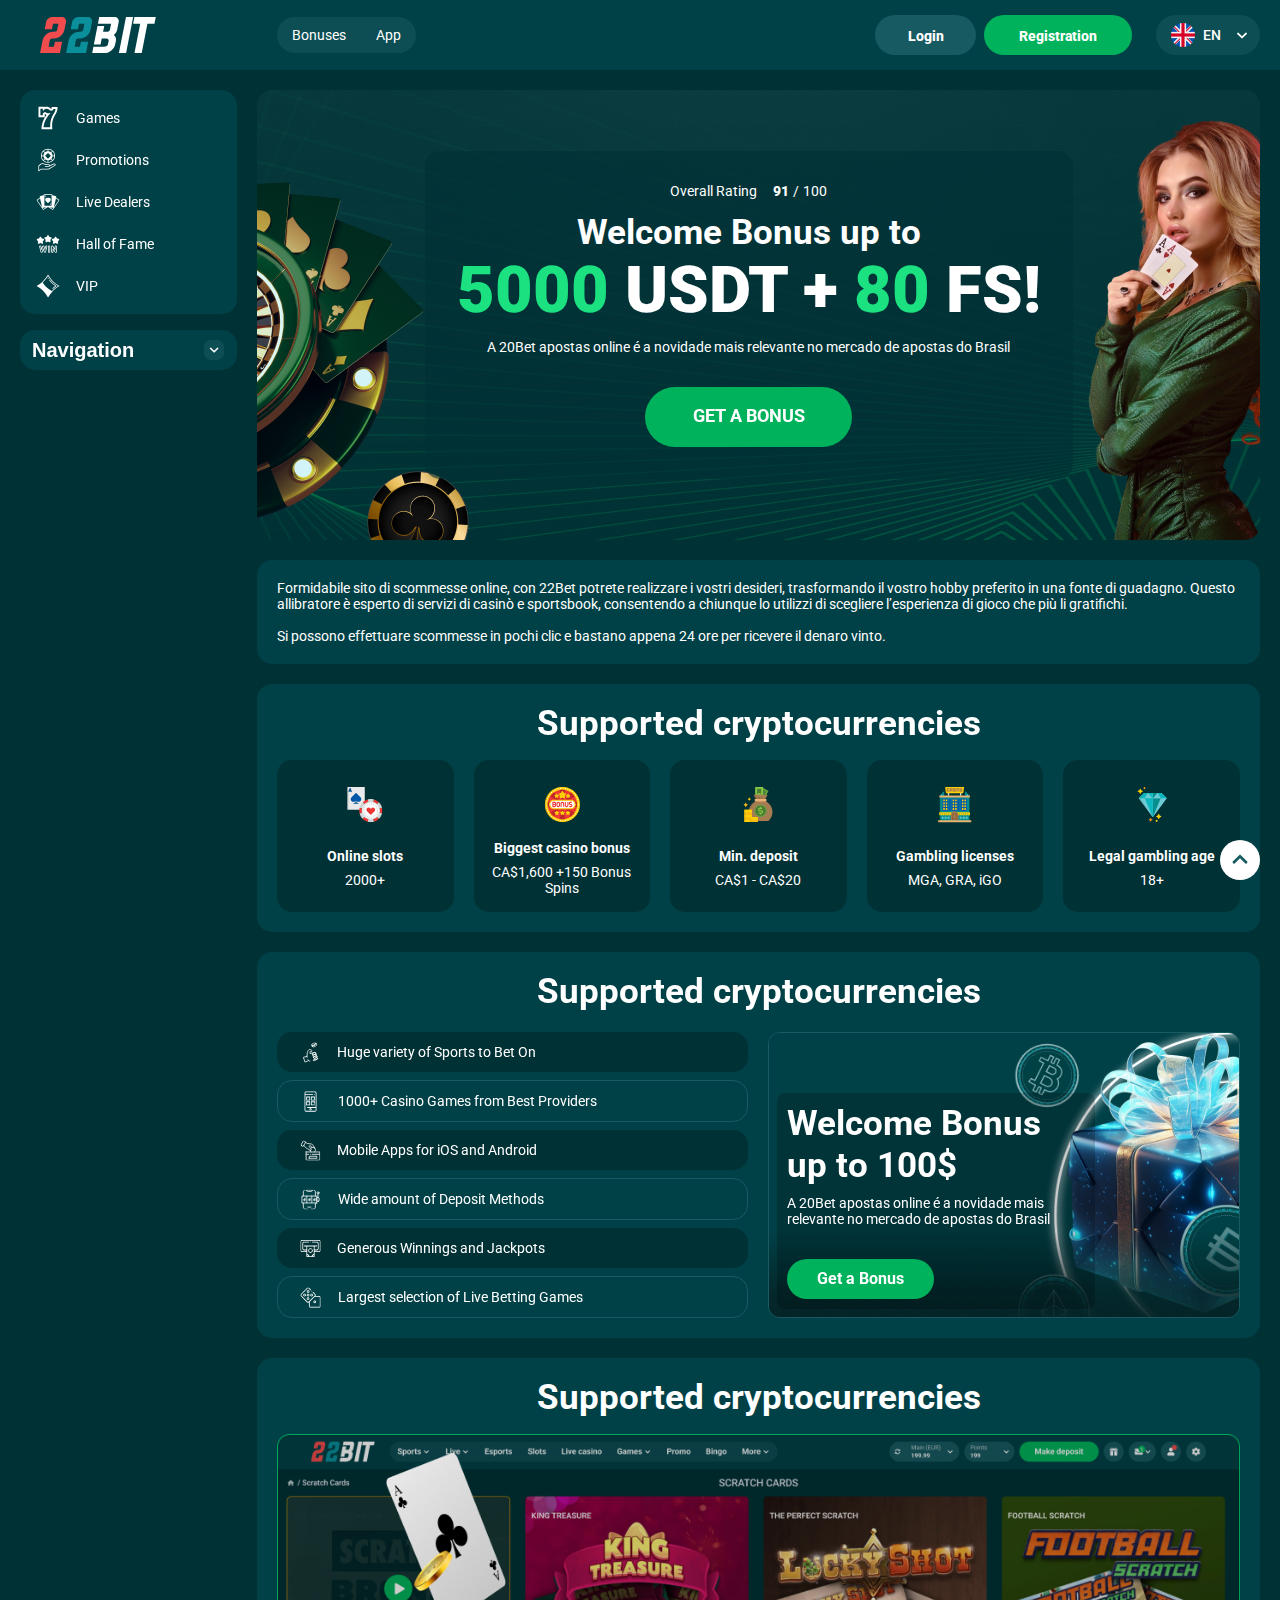
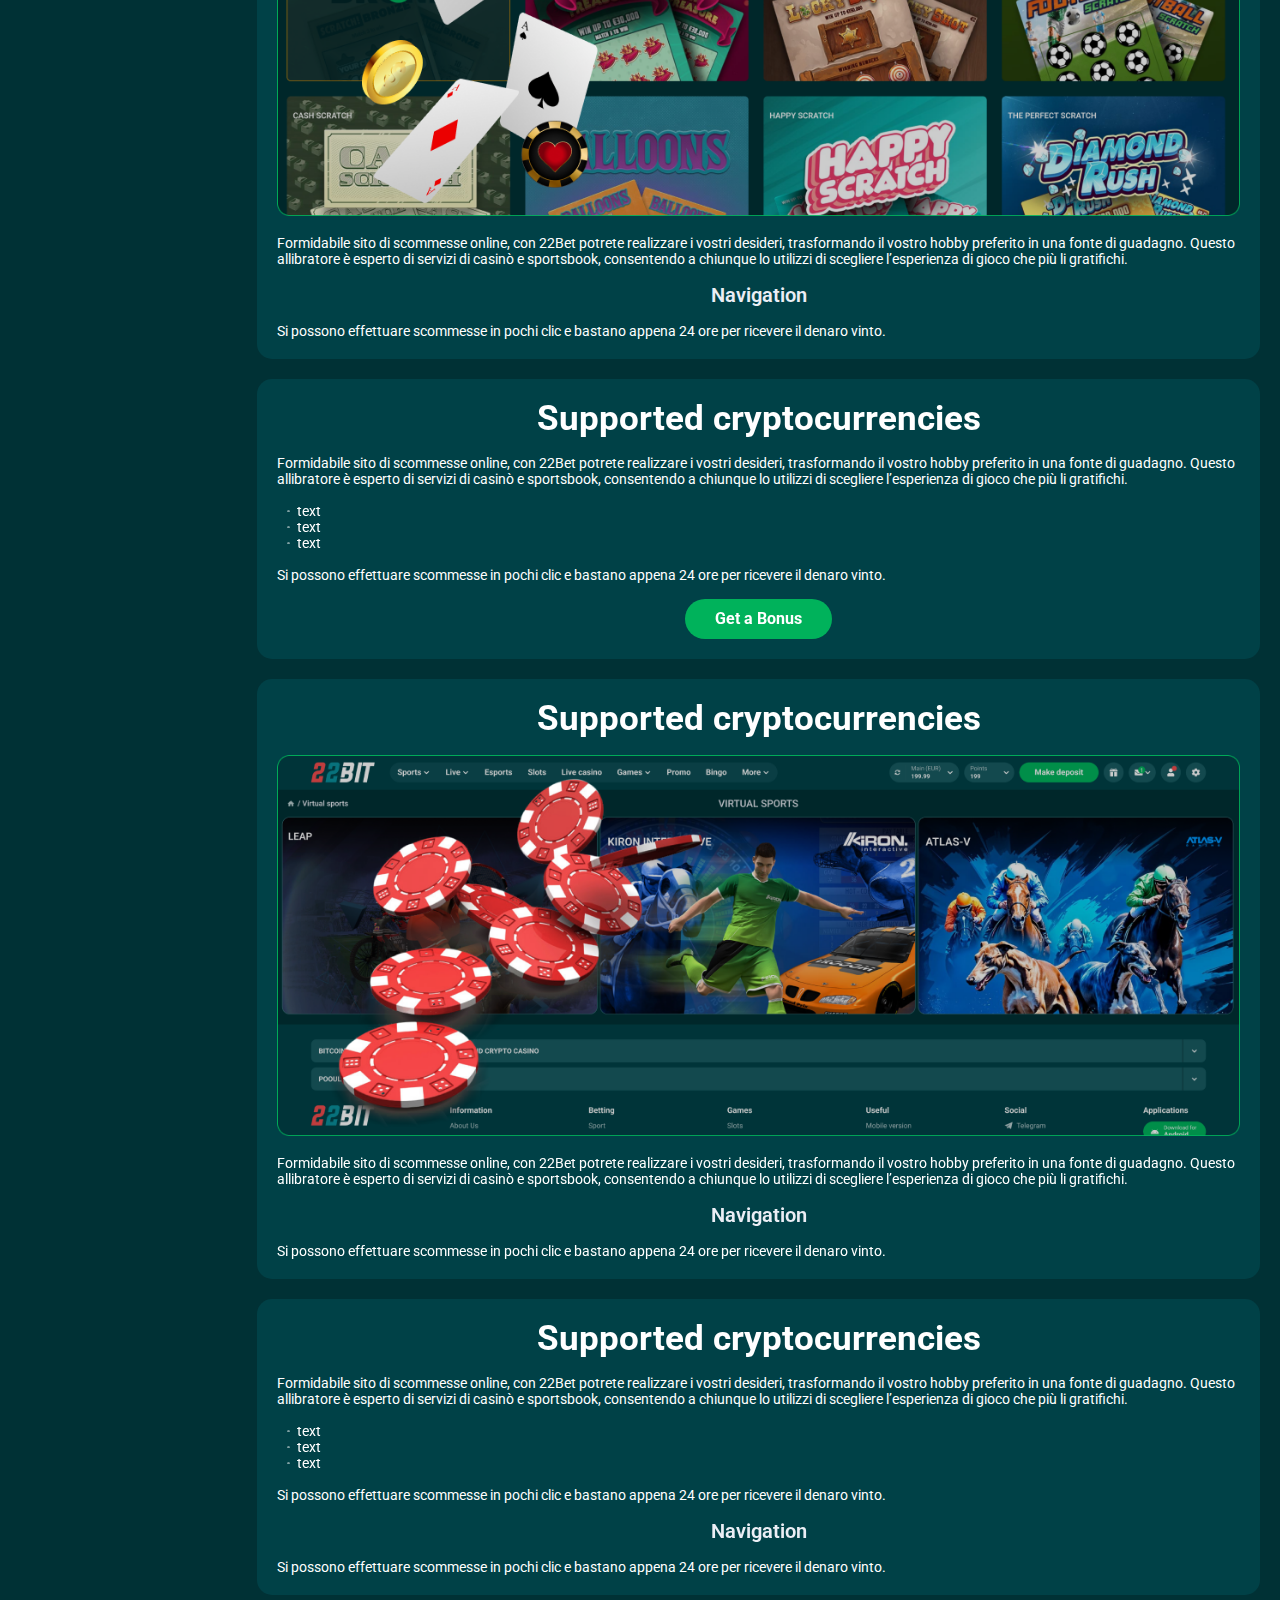
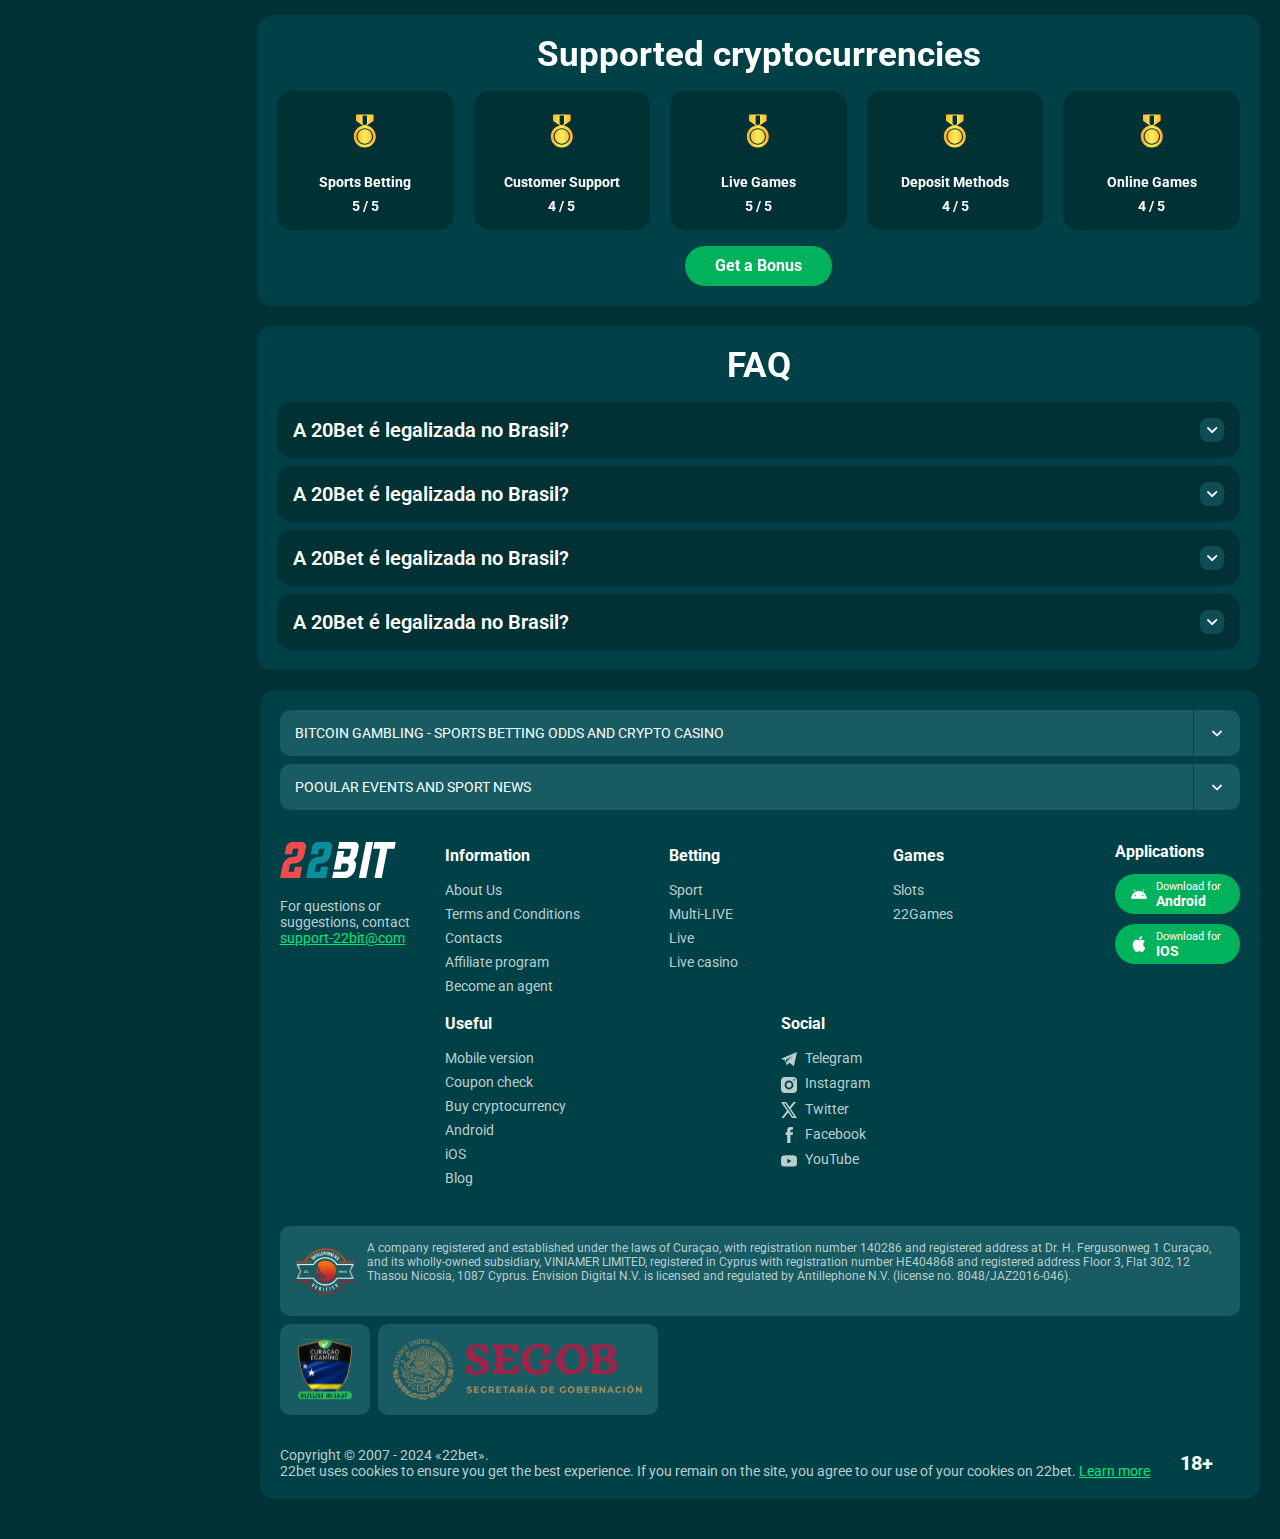
<file: index.html>
<!DOCTYPE html>
<html lang="en">
  <head>
    <meta charset="UTF-8" />
    <meta name="viewport" content="width=device-width, initial-scale=1.0" />
    <title>Welcome Bonus up to
      5000 USDT + 80 FS!</title>
    <meta
      name="description"
      content="A 20Bet apostas online é a novidade mais relevante no mercado de apostas do Brasil"
    />
    <meta property="og:site_name" content="" />
    <meta
      property="og:title"
      content=""
    />
    <meta property="og:type" content="website" />
    <meta property="og:url" content="http://22bit.website/" />
    <meta property="og:image" content />
    <meta property="og:image:alt" content />
    <meta property="og:locale" content="en" />
    <meta
      property="og:description"
      content="A 20Bet apostas online é a novidade mais relevante no mercado de apostas do Brasil"
    />
    <link rel="preconnect" href="https://fonts.googleapis.com" />
    <link rel="preconnect" href="https://fonts.gstatic.com" crossorigin />
    <link
      href="https://fonts.googleapis.com/css2?family=Poppins:wght@400;500;600;700;900&family=Roboto&family=Roboto+Condensed:ital,wght@0,100..900;1,100..900&display=swap"
      rel="stylesheet"
    />
    <link rel="stylesheet" href="./css/reset.css" />
    <link rel="stylesheet" href="./css/main.css" />
    <link rel="stylesheet" href="./css/media.css" />
    <link rel="icon" href="./images/favicon.png" type="image/x-icon" />
     <script src="https://code.jquery.com/jquery-3.6.1.min.js" integrity="sha256-o88AwQnZB+VDvE9tvIXrMQaPlFFSUTR+nldQm1LuPXQ=" crossorigin="anonymous"></script>
  </head>
  <body>
    <header class="header">
      <section class="content header__content">
        <a href="#" class="logo header__logo"
          ><img src="./images/logo.svg" alt="logo" title=""
        /></a>
        <button class="header__btn-menu">
          <svg
            width="16px"
            height="16px"
            viewBox="0 0 16 16"
            xmlns="http://www.w3.org/2000/svg"
          >
            <rect y="0" width="16" height="3" rx="1.5"></rect>
            <rect y="6.5" width="16" height="3" rx="1.5"></rect>
            <rect y="13" width="16" height="3" rx="1.5"></rect>
          </svg>
        </button>
        <nav class="menu header__menu">
          <ul class="header__menu-list">
            <li><a href="#">Bonuses</a></li>
            <li><a href="#">App</a></li>
            
          </ul>
          <div class="header__btn">
            <a
              href="#"
              class="header__button header__button-login header__btn-login"
              >Login
            </a>
            <a
              href="#"
              class="header__button header__button-signin header__btn-signin"
              >Registration</a
            >
          </div>
        </nav>
        <a href="#" class="header__button header__button-login">Login </a>
        <a href="#" class="header__button header__button-signin">Registration</a>

        <div class="header__language">
          <div class="header__flag-wrap">
            <a class="header__country" href="#">
              <span><img src="./images/flag.png" alt=" Flag" title /></span>
              <span>en</span>
            </a>
          </div>
          <div class="header__flag-menu">
            <ul>
             
              <li>
                <a href="#" class="header__flag-link">
                  <span>
                    <img src="./images/flag.png" alt="flag" title />
                  </span>
                  <span>en</span>
                </a>
              </li>
              <li>
                <a href="#" class="header__flag-link">
                  <span>
                    <img src="./images/flag-pt.png" alt="flag" title />
                  </span>
                  <span>pt</span>
                </a>
              </li>
              <li>
                <a href="#" class="header__flag-link">
                  <span>
                    <img src="./images/flag-at.png" alt="flag" title />
                  </span>
                  <span>at</span>
                </a>
              </li>
              <li>
                <a href="#" class="header__flag-link">
                  <span>
                    <img src="./images/flag-es.png" alt="flag" title />
                  </span>
                  <span>es</span>
                </a>
              </li>
              <li>
                <a href="#" class="header__flag-link">
                  <span>
                    <img src="./images/flag-gr.png" alt="flag" title />
                  </span>
                  <span>gr</span>
                </a>
              </li>
              <li>
                <a href="#" class="header__flag-link">
                  <span>
                    <img src="./images/flag-hu.png" alt="flag" title />
                  </span>
                  <span>hu</span>
                </a>
              </li>
              
             
            </ul>
          </div>
        </div>  


        
      </section>
    </header>
 <main class="main">
        <aside class="sidebar-wrapper">
            <section class="content sidebar">
              <nav class="menu sidebar__menu">
                <ul>
                  <li >
                    <a href="#" ><img class="icon-default" src="./images/sidebar/games.svg" alt=" Games"  title/>
                      Games</a>
                    
                  </li>
                  <li >
                    <a href="#" > <img class="icon-default" src="./images/sidebar/promotions.svg"  alt="Promotions"  title/>
                      
                      <span>Promotions</span></a>
                  </li>    
                  <li >
                    <a href="#" ><img class="icon-default" src="./images/sidebar/live.svg" alt="Live Dealers"  title/>
                      
                     Live Dealers</a>
                  </li>
                  <li >
                    <a href="#" ><img class="icon-default" src="./images/sidebar/hall.svg" alt="Hall of Fame" title>
                     
                      Hall of Fame</a>
                  </li>
                  <li >
                    <a href="" ><img class="icon-default" src="./images/sidebar/vip.svg" alt="vip" title/>
                     VIP</a>
                  </li>
                  
                </ul>
              </nav>
    
              <div class="sidebar__navigation">
                <button class="sidebar__links-button">
                  Navigation 
                </button>
                <div class="sidebar__links">
                  <ul class="sidebar__links-list">
                      <li ><a  href="#" title>Review of 22Bet</a></li>
                      <li ><a  href="#" title>Registration</a></li>
                      <li ><a  href="#" title>22Bet Betting Expert Reviews</a></li>
                      <li ><a  href="#" title>Layouts and navigation</a></li>
                      <li ><a  href="#" title>Sports betting</a></li>
                      <li ><a  href="#" title>Sports offers</a></li>
                      <li ><a  href="#" title>Live betting</a></li>
                      <li ><a  href="#" title>Cash out</a></li>
                      <li ><a  href="#" title>Live stream</a></li>
                  </ul>
                </div>
              </div>
            </section>
          </aside>
    
          <section class="content__wrapper">
            <section class="content hero hero__content">
              <div class="background hero__background">
                <img src="./images/main/bg-main.png" alt="hero" title />
              </div>
    
              <div class="hero__data">
                <div
                  class="hero__rating"
                  itemscope
                  itemtype="http://schema.org/Game"
                >
                  <p>Overall Rating</p>
                  <meta itemprop="name" content="http://22bit.website/" />
                  <span
                    itemprop="aggregateRating"
                    itemscope
                    itemtype="http://schema.org/AggregateRating"
                  >
                    <span itemprop="ratingValue"> 91 </span>
                    <span> / </span>
                    <span itemprop="bestRating"> 100 </span>
                    <meta itemprop="reviewCount" content="100" />
                  </span>
                </div>
                <h1 class="title general hero__title">
                  Welcome Bonus up to
                         <strong> <span>5000</span> USDT + <span>80</span> FS!</strong>
                </h1>
                <p class="hero__text">A 20Bet apostas online é a novidade mais relevante no mercado de apostas do Brasil</p>
    
                <a href="#" class="button hero__button">Get a bonus</a>
              </div>
            </section>
            <section class="content page-nav">
              <div class="page-nav-button sidebar__links-button">
                Navigation 
              </div>
              <ul class="page-nav-list sidebar__links-list">
               
                <li ><a  href="#" title>Review of 22Bet</a></li>
                <li ><a  href="#" title>Registration</a></li>
                <li ><a  href="#" title>22Bet Betting Expert Reviews</a></li>
                <li ><a  href="#" title>Layouts and navigation</a></li>
                <li ><a  href="#" title>Sports betting</a></li>
                <li ><a  href="#" title>Sports offers</a></li>
                <li ><a  href="#" title>Live betting</a></li>
                <li ><a  href="#" title>Cash out</a></li>
                <li ><a  href="#" title>Live stream</a></li>
              </ul>
            </section>
            <section class="content article ">
          
                <p >
                  Formidabile sito di scommesse online, con 22Bet potrete realizzare i
                  vostri desideri, trasformando il vostro hobby preferito in una fonte
                  di guadagno. Questo allibratore è esperto di servizi di casinò e
                  sportsbook, consentendo a chiunque lo utilizzi di scegliere
                  l’esperienza di gioco che più li gratifichi.
                </p>
             
                <p >
                  Si possono effettuare scommesse in pochi clic e bastano appena 24 ore
                  per ricevere il denaro vinto.
                </p>
              </section> 
              
              <section class="content about">
                <h2 class="title high about__title">Supported cryptocurrencies</h2>
                <table class="about__table">
                  <tbody class="about__group">
                    
                      <tr>
                      <td>Online slots</td>
                      <td>2000+</td>
                     </tr>
                     <tr>
                      <td>Biggest casino bonus</td>
                      <td>CA$1,600 +150 Bonus Spins</td>
                     </tr>
                     <tr>
                      <td>Min. deposit</td>
                      <td>CA$1 - CA$20</td>
                     </tr>
                      <tr>
                        <td>Gambling licenses</td>
                        <td>MGA, GRA, iGO</td>
                      </tr>
                      <tr>
                        <td>Legal gambling age</td>
                        <td>18+</td>
                      </tr>
                    
                  </tbody>
                </table>
              </section> 
              <section class="content features">
                <h2 class="title high features__title">Supported cryptocurrencies</h2>
                  <div class="features__list">
                    
                    <div class="features__info">
                    <ul >
                      <li class="features__item">
                              Huge variety of Sports to Bet On
                      </li>
                      <li>
                        1000+ Casino Games from Best Providers
                      </li>
                      <li>
                        Mobile Apps for iOS and Android
                      </li>
                      <li>
                        Wide amount of Deposit Methods
                      </li>
                      <li>
                        Generous Winnings and Jackpots
                      </li>
                      <li>
                       Largest selection of Live Betting Games
                      </li>
                    </ul>
                   </div>
                   <section class="content banner banner__features">
                    <div class="background banner__background-ratings">
                      <img src="./images/main/banner-main.png" alt="banner" title />
                    </div>
                    <div class="banner__info">
                      <h2 class="title high banner__title-main">
                        Welcome Bonus up to 100$
                      </h2>
                      <p>A 20Bet apostas online é a novidade mais relevante no mercado de apostas do Brasil</p>
                      <a href="#" class="button banner__button">Get a Bonus</a>
                    </div>
                  </section>
                  </div>
              </section>  
            
             
             <section class=" content article">
                <h2 class="article__title high title">Supported cryptocurrencies</h2>
                <div class="images">
                  <img
                  src="./images/main/image1-main.png"
                  alt="images" title
                  class=""
                  
                />
                </div>
                <p class="">
                  Formidabile sito di scommesse online, con 22Bet potrete realizzare i
                  vostri desideri, trasformando il vostro hobby preferito in una fonte
                  di guadagno. Questo allibratore è esperto di servizi di casinò e
                  sportsbook, consentendo a chiunque lo utilizzi di scegliere
                  l’esperienza di gioco che più li gratifichi.
                </p>
                <h3 >Navigation</h3>
                <p >
                  Si possono effettuare scommesse in pochi clic e bastano appena 24 ore
                  per ricevere il denaro vinto.
                </p>
              </section>
              <section class=" content article ">
                <h2 class="article__title high title">Supported cryptocurrencies</h2>
                <p >
                  Formidabile sito di scommesse online, con 22Bet potrete realizzare i
                  vostri desideri, trasformando il vostro hobby preferito in una fonte
                  di guadagno. Questo allibratore è esperto di servizi di casinò e
                  sportsbook, consentendo a chiunque lo utilizzi di scegliere
                  l’esperienza di gioco che più li gratifichi.
                </p>
                <ul>
                  <li >text</li>
                  <li >text</li>
                  <li >text</li>
                </ul>
                <p >
                  Si possono effettuare scommesse in pochi clic e bastano appena 24 ore
                  per ricevere il denaro vinto.
                </p>
               
                <a href="#" class="button  article__button">Get a Bonus</a>
              </section>
              <section class=" content article">
                <h2 class="article__title high title">Supported cryptocurrencies</h2>
                <div class="images">
                  <img
                  src="./images/main/image2-main.png"
                  alt="images" title
                  class=""
                  
                />
                </div>
                <p class="">
                  Formidabile sito di scommesse online, con 22Bet potrete realizzare i
                  vostri desideri, trasformando il vostro hobby preferito in una fonte
                  di guadagno. Questo allibratore è esperto di servizi di casinò e
                  sportsbook, consentendo a chiunque lo utilizzi di scegliere
                  l’esperienza di gioco che più li gratifichi.
                </p>
                
                
                <h3 >Navigation</h3>
                <p >
                  Si possono effettuare scommesse in pochi clic e bastano appena 24 ore
                  per ricevere il denaro vinto.
                </p>
              </section>
              <section class=" content article ">
                <h2 class="article__title high title">Supported cryptocurrencies</h2>
                <p >
                  Formidabile sito di scommesse online, con 22Bet potrete realizzare i
                  vostri desideri, trasformando il vostro hobby preferito in una fonte
                  di guadagno. Questo allibratore è esperto di servizi di casinò e
                  sportsbook, consentendo a chiunque lo utilizzi di scegliere
                  l’esperienza di gioco che più li gratifichi.
                </p>
                <ul>
                  <li >text</li>
                  <li >text</li>
                  <li >text</li>
                </ul>
                <p >
                  Si possono effettuare scommesse in pochi clic e bastano appena 24 ore
                  per ricevere il denaro vinto.
                </p>
                <h3>Navigation</h3>
                
                <p >
                  Si possono effettuare scommesse in pochi clic e bastano appena 24 ore
                  per ricevere il denaro vinto.
                </p>
               
              </section>
             <section class="content ratings ">
                <h2 class="ratings__title title high">
                  Supported cryptocurrencies
                </h2>
                
          <div class="ratings__content">
           
             <ul class="ratings__list">
              <li>
                <div class="ratings__img">
                  <img src="./images/main/ratings-icon.svg" alt="ratings" title>
                </div>
                <div  class="ratings__info">
                  <span class="ratings__data">
                    <span>5</span>
                    <span>/</span>
                    <span>5</span>
                  </span>
                 
                  <p>Sports betting</p>
              
                </div>
                
              </li>
              <li>
                <div class="ratings__img">
                  <img src="./images/main/ratings-icon.svg" alt="ratings" title>
                </div>
                <div class="ratings__info">
                  <span class="ratings__data">
                    <span>4</span>
                    <span>/</span>
                    <span>5</span>
                  </span>
                  
                  <p>Customer Support</p>
                  
                </div>
                
              </li>
              <li>
                <div class="ratings__img">
                  <img src="./images/main/ratings-icon.svg" alt="ratings" title>
                </div>
                <div class="ratings__info">
                  <span class="ratings__data">
                    <span>5</span>
                    <span>/</span>
                    <span>5</span>
                  </span>
                 
                  <p>Live Games</p>
                  
                </div>
                
            </li>
            <li>
              <div class="ratings__img">
                <img src="./images/main/ratings-icon.svg" alt="ratings" title>
              </div>
              <div class="ratings__info">
                <span class="ratings__data">
                  <span>4</span>
                  <span>/</span>
                  <span>5</span>
                </span>
                
                <p>Deposit Methods</p>
                
              </div>
              
             
            </li>
              <li>
                <div class="ratings__img">
                  <img src="./images/main/ratings-icon.svg" alt="ratings" title>
                </div>
                <div class="ratings__info">
                  <span class="ratings__data">
                    <span>4</span>
                    <span>/</span>
                    <span>5</span>
                  </span>
                
                  <p>Online Games</p>
                  
                </div>
                
              </li>
             

             
          
          
            </ul> 
           
            
          </div>
            
              <a href="#" class="button ratings__button">Get a Bonus</a>
              </section>
               <section class="content faq ">
                <h2 class="title high faq__title ">FAQ</h2>
                <ul class="faq__list " itemscope itemtype="https://schema.org/FAQPage">
                  <li class="faq__item"  itemscope itemprop="mainEntity" itemtype="https://schema.org/Question">
                    <h3 class="title medium faq__subtitle js-button-expander"  itemprop="name">A 20Bet é legalizada no Brasil?
                     </h3>
                    <div  class="faq__answer js-expand-content" itemscope  itemprop="acceptedAnswer" itemtype="https://schema.org/Answer">
                      <p  itemprop="text">
                        Formidabile sito di scommesse online, con 22Bet potrete realizzare i vostri desideri, trasformando il vostro hobby preferito in una fonte di guadagno. Questo allibratore è esperto di servizi di casinò e sportsbook, consentendo a chiunque lo utilizzi di scegliere l’esperienza di gioco che più li gratifichi.
                      </p>
                    </div>
                  </li>
                  <li class="faq__item"  itemscope itemprop="mainEntity" itemtype="https://schema.org/Question">
                    <h3 class="title medium faq__subtitle js-button-expander"  itemprop="name">A 20Bet é legalizada no Brasil?</h3>
                    <div class="faq__answer js-expand-content" itemscope  itemprop="acceptedAnswer" itemtype="https://schema.org/Answer">
                      <p  itemprop="text">
                        Formidabile sito di scommesse online, con 22Bet potrete realizzare i vostri desideri, trasformando il vostro hobby preferito in una fonte di guadagno. Questo allibratore è esperto di servizi di casinò e sportsbook, consentendo a chiunque lo utilizzi di scegliere l’esperienza di gioco che più li gratifichi.
                      </p>
                    </div>
                  </li> 
                   <li class="faq__item"  itemscope itemprop="mainEntity" itemtype="https://schema.org/Question">
                    <h3 class="title medium faq__subtitle js-button-expander"  itemprop="name">A 20Bet é legalizada no Brasil?</h3>
                    <div class="faq__answer js-expand-content" itemscope  itemprop="acceptedAnswer" itemtype="https://schema.org/Answer">
                      <p  itemprop="text">
                        Formidabile sito di scommesse online, con 22Bet potrete realizzare i vostri desideri, trasformando il vostro hobby preferito in una fonte di guadagno. Questo allibratore è esperto di servizi di casinò e sportsbook, consentendo a chiunque lo utilizzi di scegliere l’esperienza di gioco che più li gratifichi.
                      </p>
                    </div>
                  </li> 
                  <li class="faq__item"  itemscope itemprop="mainEntity" itemtype="https://schema.org/Question">
                    <h3 class="title medium faq__subtitle js-button-expander"  itemprop="name">A 20Bet é legalizada no Brasil?</h3>
                    <div class="faq__answer js-expand-content" itemscope  itemprop="acceptedAnswer" itemtype="https://schema.org/Answer">
                      <p  itemprop="text">
                        Formidabile sito di scommesse online, con 22Bet potrete realizzare i vostri desideri, trasformando il vostro hobby preferito in una fonte di guadagno. Questo allibratore è esperto di servizi di casinò e sportsbook, consentendo a chiunque lo utilizzi di scegliere l’esperienza di gioco che più li gratifichi.
                      </p>
                    </div>
                  </li> 
                  
                </ul>
              </section> 
              <div class=""  onclick="scrollToTop()">
                <button class="main__arrow" id="scrollToTopBtn"></button>
              </div> 
          </section>
    
    </main> 
    <footer class="footer">
      <section class="content footer__content">
        <div class="footer__btn-content-wrap">
          <div class="footer__btn-content"><p>BITCOIN GAMBLING - SPORTS BETTING ODDS AND CRYPTO CASINO</p></div>
        <div class="footer__btn-content"><p>Pooular events and sport news</p></div>
        </div>
        <div class="footer__wrapper">
          <div class="footer__logo-wrap">
            <a href="./index.html" class="logo footer__logo"
          ><img src="./images/logo.svg" alt="logo" title=""
        /></a>
        <p>For questions or suggestions, contact <a href="#" class="footer__link">support-22bit@com</a></p>
          </div>
          <ul class="footer__menu">
            <li>
              <div>Information</div>
              <ul class="footer__info">
                <li><a href="#">About Us
                </a></li>
                <li><a href="#">Terms and Conditions</a></li>
                <li><a href="#">Contacts</a></li>
                <li><a href="#">Affiliate program</a></li>
                <li><a href="#">Become an agent</a></li>
               
              </ul>
            </li>
            
            <li>
              <div>Betting</div>
              <ul class="footer__info">
                <li><a href="#">Sport</a></li>
                <li><a href="#">Multi-LIVE</a></li>
                <li><a href="#">Live</a></li>
                <li><a href="#">Live casino</a></li>
               
              </ul>
            </li>
            <li>
              <div>Games
              </div>
              <ul class="footer__info">
                <li><a href="#" >Slots</a></li>
                <li><a href="#">22Games</a></li>
                
              </ul>
            </li>
            <li>
              <div>Useful</div>
              <ul class="footer__info">
                <li><a href="#">Mobile version</a></li>
                <li><a href="#">Coupon check</a></li>
                <li><a href="#">Buy cryptocurrency</a></li>
                <li><a href="#">Android</a></li>
                <li><a href="#">iOS</a></li>
                <li><a href="#">Blog</a></li>
               
              </ul>
            </li>
            <li>
              <div>Social</div>
              <ul class="footer__info">
                <li><a href="#"><img src="./images/telegram.svg" alt="social" title>Telegram</a></li>
                <li><a href="#"><img src="./images/instagram.svg" alt="social" title>Instagram</a></li>
                <li><a href="#"><img src="./images/twitter.svg" alt="social" title>Twitter</a></li>
                <li><a href="#"><img src="./images/facebook.svg" alt="social" title>Facebook</a></li>
                <li><a href="#"><img src="./images/youtube.svg" alt="social" title>YouTube</a></li>
               
              </ul>
            </li>
           
          </ul>
          <div class="footer__wrapp">
            
            <div >
              Applications
            </div>
            <div class="footer__btn">
              <a href="#" class="button footer__button">Download for
                 <span>Android</span></a>
                 <a href="#" class="button footer__button">Download for
                  <span>IOS</span></a>
            </div>
           
          </div>
         </div>
       <div class="footer__content-desc">
<div class="footer__desc">
  <img src="./images/footer-frame1.svg" alt="image" title>
<p>A company registered and established under the laws of Curaçao, with registration number 140286 and registered address at Dr. H. Fergusonweg 1 Curaçao, and its wholly-owned subsidiary, VINIAMER LIMITED, registered in Cyprus with registration number HE404868 and registered address Floor 3, Flat 302, 12 Thasou Nicosia, 1087 Cyprus. Envision Digital N.V. is licensed and regulated by Antillephone N.V. (license no. 8048/JAZ2016-046).</p>
</div>
<div class="footer__img-wrap">
  <img class="footer__desc-img" src="./images/footer-frame2.svg" alt="image" title>
<img class="footer__desc-img" src="./images/footer-frame3.svg" alt="image" title>
</div>
       </div>
        
       <div class="footer__wrapper-content">
        <div class="footer__informations">
         
          <p>
            Copyright &copy; 2007 - 2024 «22bet».
          </p>
          <p>22bet uses cookies to ensure you get the best experience. If you remain on the site, you agree to our use of your cookies on 22bet. <a href="#" class="footer__link"> Learn more</a></p>
        </div>
        
          
          <p class="footer__age">
           18+
          </p>
         
        </div>
      </section>
    </footer>
    <script src="./js/sidebar.js" defer></script>
    <script src="./js/arrowUp.js" defer></script>
    <script src="./js/expander.js" defer></script>
    <script src="./js/mobile-menu.js" defer></script>
    <script src="./js/flag.js" defer></script>
  </body>
</html>
</file>
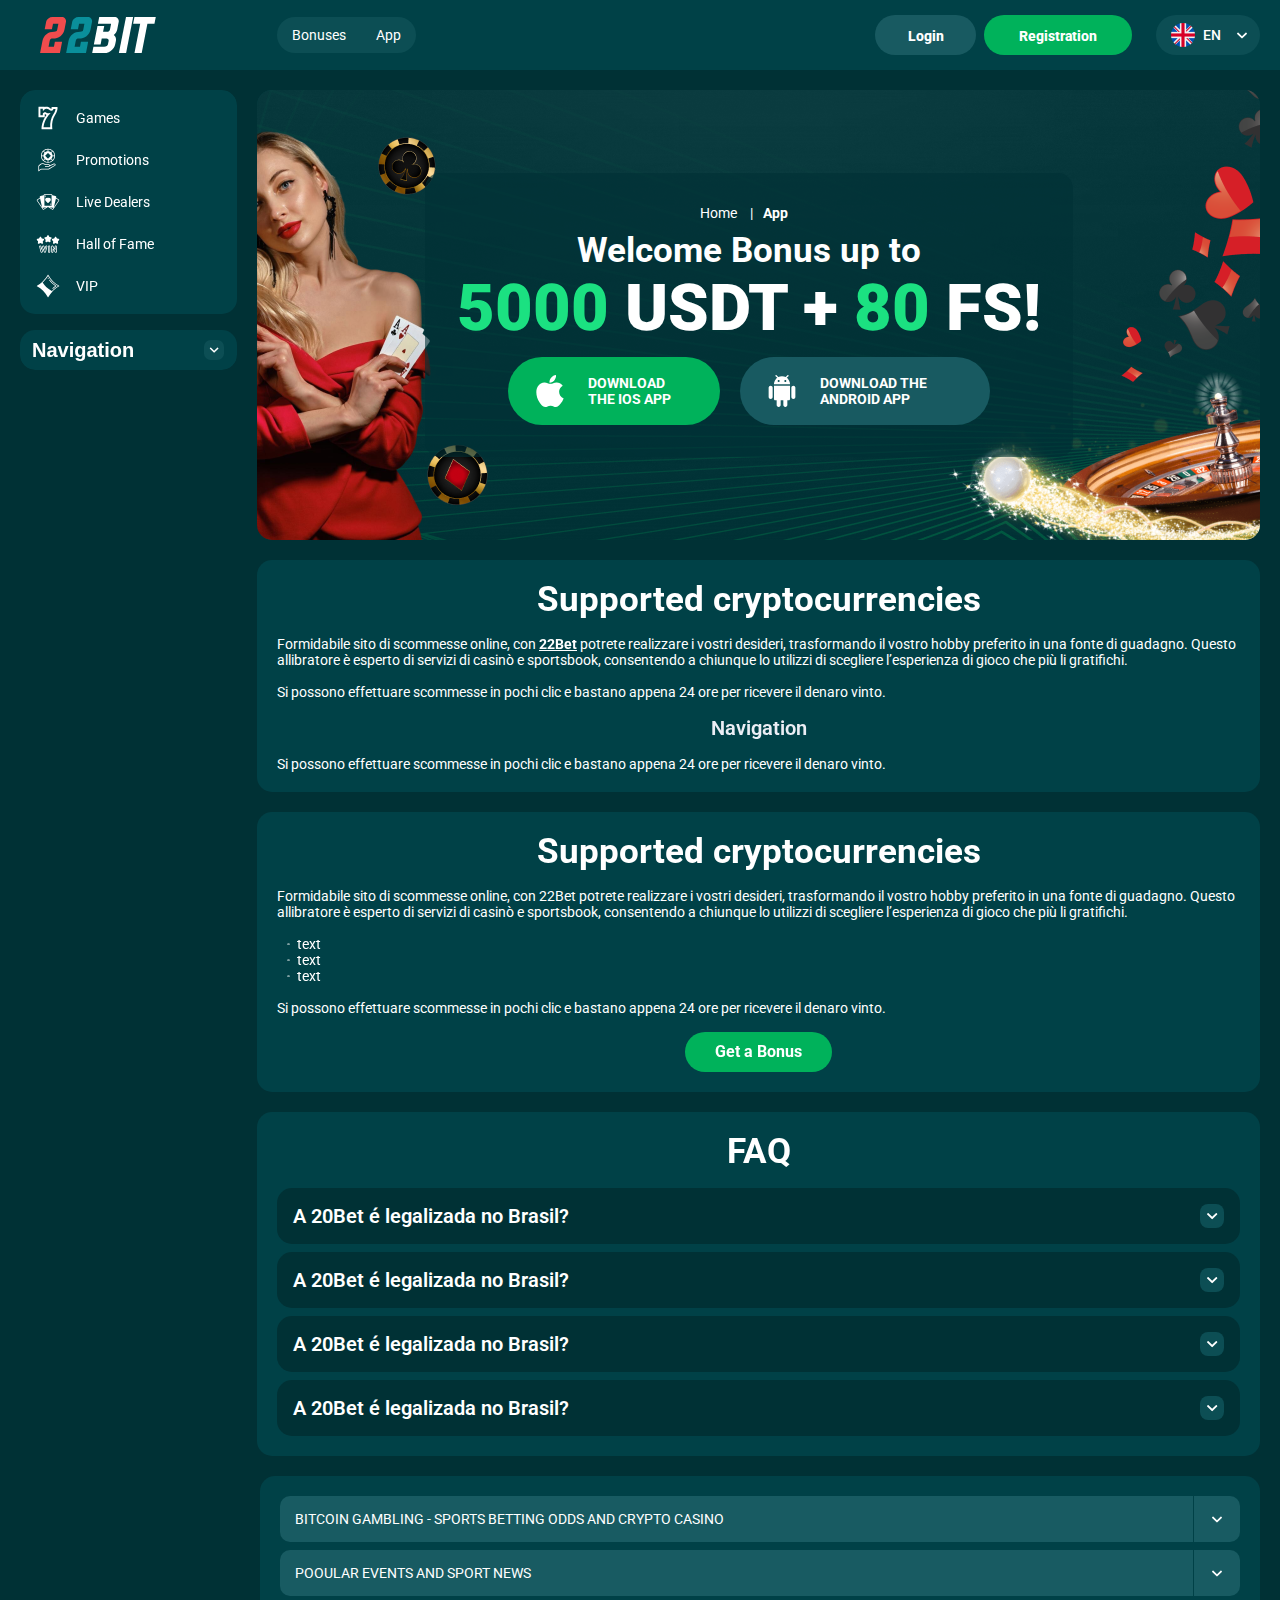
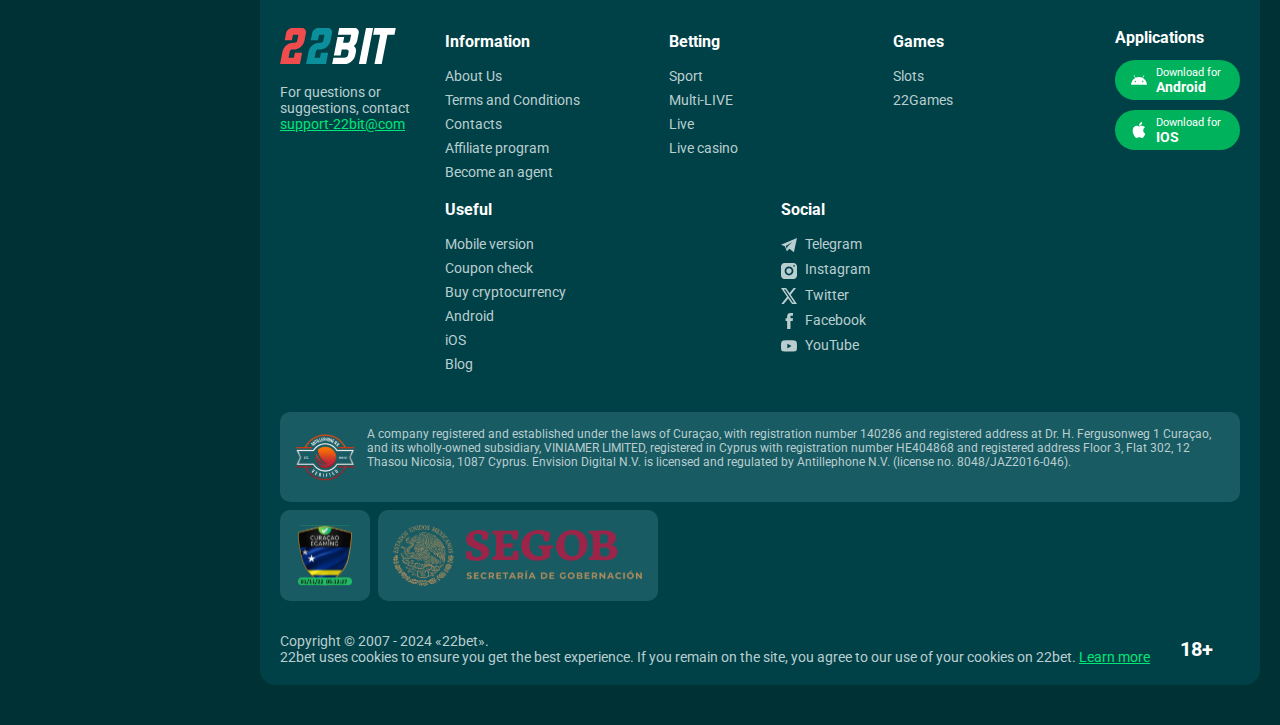
<file: app.html>
<!DOCTYPE html>
<html lang="en">
  <head>
    <meta charset="UTF-8" />
    <meta name="viewport" content="width=device-width, initial-scale=1.0" />
    <title>Welcome Bonus up to 5000 USDT + 80 FS!</title>
    <meta
      name="description"
      content="A 20Bet apostas online é a novidade mais relevante no mercado de apostas do Brasil"
    />
    <meta property="og:site_name" content="" />
    <meta property="og:title" content="" />
    <meta property="og:type" content="website" />
    <meta property="og:url" content="http://22bit.website/" />
    <meta property="og:image" content />
    <meta property="og:image:alt" content />
    <meta property="og:locale" content="en" />
    <meta
      property="og:description"
      content="A 20Bet apostas online é a novidade mais relevante no mercado de apostas do Brasil."
    />
    <link rel="preconnect" href="https://fonts.googleapis.com" />
    <link rel="preconnect" href="https://fonts.gstatic.com" crossorigin />
    <link
      href="https://fonts.googleapis.com/css2?family=Poppins:wght@400;500;600;700;900&family=Roboto&family=Roboto+Condensed:ital,wght@0,100..900;1,100..900&display=swap"
      rel="stylesheet"
    />
    <link rel="stylesheet" href="./css/reset.css" />
    <link rel="stylesheet" href="./css/main.css" />
    <link rel="stylesheet" href="./css/media.css" />
    <link rel="icon" href="./images/favicon.png" type="image/x-icon" />
    <script
      src="https://code.jquery.com/jquery-3.6.1.min.js"
      integrity="sha256-o88AwQnZB+VDvE9tvIXrMQaPlFFSUTR+nldQm1LuPXQ="
      crossorigin="anonymous"
    ></script>
  </head>
  <body>
    <header class="header">
      <section class="content header__content">
        <a href="#" class="logo header__logo"
          ><img src="./images/logo.svg" alt="logo" title=""
        /></a>
        <button class="header__btn-menu">
          <svg
            width="16px"
            height="16px"
            viewBox="0 0 16 16"
            xmlns="http://www.w3.org/2000/svg"
          >
            <rect y="0" width="16" height="3" rx="1.5"></rect>
            <rect y="6.5" width="16" height="3" rx="1.5"></rect>
            <rect y="13" width="16" height="3" rx="1.5"></rect>
          </svg>
        </button>
        <nav class="menu header__menu">
          <ul class="header__menu-list">
            <li><a href="#">Bonuses</a></li>
            <li><a href="#">App</a></li>
          </ul>
          <div class="header__btn">
            <a
              href="#"
              class="header__button header__button-login header__btn-login"
              >Login
            </a>
            <a
              href="#"
              class="header__button header__button-signin header__btn-signin"
              >Registration</a
            >
          </div>
        </nav>
        <a href="#" class="header__button header__button-login">Login </a>
        <a href="#" class="header__button header__button-signin"
          >Registration</a
        >

        <div class="header__language">
          <div class="header__flag-wrap">
            <a class="header__country" href="#">
              <span><img src="./images/flag.png" alt=" Flag" title /></span>
              <span>en</span>
            </a>
          </div>
          <div class="header__flag-menu">
            <ul>
              <li>
                <a href="#" class="header__flag-link">
                  <span>
                    <img src="./images/flag.png" alt="flag" title />
                  </span>
                  <span>en</span>
                </a>
              </li>
              <li>
                <a href="#" class="header__flag-link">
                  <span>
                    <img src="./images/flag-pt.png" alt="flag" title />
                  </span>
                  <span>pt</span>
                </a>
              </li>
              <li>
                <a href="#" class="header__flag-link">
                  <span>
                    <img src="./images/flag-at.png" alt="flag" title />
                  </span>
                  <span>at</span>
                </a>
              </li>
              <li>
                <a href="#" class="header__flag-link">
                  <span>
                    <img src="./images/flag-es.png" alt="flag" title />
                  </span>
                  <span>es</span>
                </a>
              </li>
              <li>
                <a href="#" class="header__flag-link">
                  <span>
                    <img src="./images/flag-gr.png" alt="flag" title />
                  </span>
                  <span>gr</span>
                </a>
              </li>
              <li>
                <a href="#" class="header__flag-link">
                  <span>
                    <img src="./images/flag-hu.png" alt="flag" title />
                  </span>
                  <span>hu</span>
                </a>
              </li>
            </ul>
          </div>
        </div>
      </section>
    </header>
    <main class="main">
      <aside class="sidebar-wrapper">
        <section class="content sidebar">
          <nav class="menu sidebar__menu">
            <ul>
              <li>
                <a href="#"
                  ><img
                    class="icon-default"
                    src="./images/sidebar/games.svg"
                    alt=" Games"
                    title
                  />
                  Games</a
                >
              </li>
              <li>
                <a href="#">
                  <img
                    class="icon-default"
                    src="./images/sidebar/promotions.svg"
                    alt="Promotions"
                    title
                  />

                  <span>Promotions</span></a
                >
              </li>
              <li>
                <a href="#"
                  ><img
                    class="icon-default"
                    src="./images/sidebar/live.svg"
                    alt="Live Dealers"
                    title
                  />

                  Live Dealers</a
                >
              </li>
              <li>
                <a href="#"
                  ><img
                    class="icon-default"
                    src="./images/sidebar/hall.svg"
                    alt="Hall of Fame"
                    title
                  />

                  Hall of Fame</a
                >
              </li>
              <li>
                <a href=""
                  ><img
                    class="icon-default"
                    src="./images/sidebar/vip.svg"
                    alt="vip"
                    title
                  />
                  VIP</a
                >
              </li>
            </ul>
          </nav>
          <div class="sidebar__navigation">
            <button class="sidebar__links-button">Navigation</button>
            <div class="sidebar__links">
              <ul class="sidebar__links-list">
                <li><a href="#" title>Review of 22Bet</a></li>
                <li><a href="#" title>Registration</a></li>
                <li><a href="#" title>22Bet Betting Expert Reviews</a></li>
                <li><a href="#" title>Layouts and navigation</a></li>
                <li><a href="#" title>Sports betting</a></li>
                <li><a href="#" title>Sports offers</a></li>
                <li><a href="#" title>Live betting</a></li>
                <li><a href="#" title>Cash out</a></li>
                <li><a href="#" title>Live stream</a></li>
              </ul>
            </div>
          </div>
        </section>
      </aside>

      <section class="content__wrapper">
        <section class="content hero hero__app">
          <div class="background hero__background">
            <img src="./images/app/bg-app.png" alt="hero" title />
          </div>

          <div class="hero__data hero__data-app">
            <ul
              class="breadcrumbs"
              itemscope
              itemtype="https://schema.org/BreadcrumbList"
            >
              <li
                itemprop="itemListElement"
                itemscope
                itemtype="https://schema.org/ListItem"
              >
                <a href="#" itemprop="item">
                  <span itemprop="name">Home</span></a
                >
                <meta itemprop="position" content="1" />
              </li>
              <li
                itemprop="itemListElement"
                itemscope
                itemtype="https://schema.org/ListItem"
              >
                <a href="#" itemprop="item">
                  <span itemprop="name">App</span></a
                >
                <meta itemprop="position" content="2" />
              </li>
            </ul>
            <h1 class="title general hero__title hero__title-page">
              Welcome Bonus up to
              <strong><span>5000</span> USDT + <span>80</span> FS!</strong>
            </h1>

            <div class="button__wrap-app">
              <a href="#" class="banner__btn banner__btn-app">
                DOWNLOAD THE IOS APP
              </a>
              <a href="#" class="banner__btn banner__btn-android">
                DOWNLOAD THE android APP</a
              >
            </div>
          </div>
        </section>
        <section class="content page-nav">
          <div class="page-nav-button sidebar__links-button">Navigation</div>
          <ul class="page-nav-list sidebar__links-list">
            <li><a href="#" title>Review of 22Bet</a></li>
            <li><a href="#" title>Registration</a></li>
            <li><a href="#" title>22Bet Betting Expert Reviews</a></li>
            <li><a href="#" title>Layouts and navigation</a></li>
            <li><a href="#" title>Sports betting</a></li>
            <li><a href="#" title>Sports offers</a></li>
            <li><a href="#" title>Live betting</a></li>
            <li><a href="#" title>Cash out</a></li>
            <li><a href="#" title>Live stream</a></li>
          </ul>
        </section>
        <section class="content article">
          <h2 class="article__title high title">Supported cryptocurrencies</h2>
          <p>
            Formidabile sito di scommesse online, con
            <a href="#" class="article__link">22Bet</a> potrete realizzare i
            vostri desideri, trasformando il vostro hobby preferito in una fonte
            di guadagno. Questo allibratore è esperto di servizi di casinò e
            sportsbook, consentendo a chiunque lo utilizzi di scegliere
            l’esperienza di gioco che più li gratifichi.
          </p>
          <p>
            Si possono effettuare scommesse in pochi clic e bastano appena 24
            ore per ricevere il denaro vinto.
          </p>
          <h3>Navigation</h3>
          <p>
            Si possono effettuare scommesse in pochi clic e bastano appena 24
            ore per ricevere il denaro vinto.
          </p>
        </section>

        <section class="content article">
          <h2 class="article__title high title">Supported cryptocurrencies</h2>
          <p>
            Formidabile sito di scommesse online, con 22Bet potrete realizzare i
            vostri desideri, trasformando il vostro hobby preferito in una fonte
            di guadagno. Questo allibratore è esperto di servizi di casinò e
            sportsbook, consentendo a chiunque lo utilizzi di scegliere
            l’esperienza di gioco che più li gratifichi.
          </p>

          <ul>
            <li>text</li>
            <li>text</li>
            <li>text</li>
          </ul>
          <p>
            Si possono effettuare scommesse in pochi clic e bastano appena 24
            ore per ricevere il denaro vinto.
          </p>

          <a href="#" class="button article__button">Get a Bonus</a>
        </section>
        <section class="content faq">
          <h2 class="title high faq__title">FAQ</h2>
          <ul class="faq__list" itemscope itemtype="https://schema.org/FAQPage">
            <li
              class="faq__item"
              itemscope
              itemprop="mainEntity"
              itemtype="https://schema.org/Question"
            >
              <h3
                class="title medium faq__subtitle js-button-expander"
                itemprop="name"
              >
                A 20Bet é legalizada no Brasil?
              </h3>
              <div
                class="faq__answer js-expand-content"
                itemscope
                itemprop="acceptedAnswer"
                itemtype="https://schema.org/Answer"
              >
                <p itemprop="text">
                  Formidabile sito di scommesse online, con 22Bet potrete
                  realizzare i vostri desideri, trasformando il vostro hobby
                  preferito in una fonte di guadagno. Questo allibratore è
                  esperto di servizi di casinò e sportsbook, consentendo a
                  chiunque lo utilizzi di scegliere l’esperienza di gioco che
                  più li gratifichi.
                </p>
              </div>
            </li>
            <li
              class="faq__item"
              itemscope
              itemprop="mainEntity"
              itemtype="https://schema.org/Question"
            >
              <h3
                class="title medium faq__subtitle js-button-expander"
                itemprop="name"
              >
                A 20Bet é legalizada no Brasil?
              </h3>
              <div
                class="faq__answer js-expand-content"
                itemscope
                itemprop="acceptedAnswer"
                itemtype="https://schema.org/Answer"
              >
                <p itemprop="text">
                  Formidabile sito di scommesse online, con 22Bet potrete
                  realizzare i vostri desideri, trasformando il vostro hobby
                  preferito in una fonte di guadagno. Questo allibratore è
                  esperto di servizi di casinò e sportsbook, consentendo a
                  chiunque lo utilizzi di scegliere l’esperienza di gioco che
                  più li gratifichi.
                </p>
              </div>
            </li>
            <li
              class="faq__item"
              itemscope
              itemprop="mainEntity"
              itemtype="https://schema.org/Question"
            >
              <h3
                class="title medium faq__subtitle js-button-expander"
                itemprop="name"
              >
                A 20Bet é legalizada no Brasil?
              </h3>
              <div
                class="faq__answer js-expand-content"
                itemscope
                itemprop="acceptedAnswer"
                itemtype="https://schema.org/Answer"
              >
                <p itemprop="text">
                  Formidabile sito di scommesse online, con 22Bet potrete
                  realizzare i vostri desideri, trasformando il vostro hobby
                  preferito in una fonte di guadagno. Questo allibratore è
                  esperto di servizi di casinò e sportsbook, consentendo a
                  chiunque lo utilizzi di scegliere l’esperienza di gioco che
                  più li gratifichi.
                </p>
              </div>
            </li>
            <li
              class="faq__item"
              itemscope
              itemprop="mainEntity"
              itemtype="https://schema.org/Question"
            >
              <h3
                class="title medium faq__subtitle js-button-expander"
                itemprop="name"
              >
                A 20Bet é legalizada no Brasil?
              </h3>
              <div
                class="faq__answer js-expand-content"
                itemscope
                itemprop="acceptedAnswer"
                itemtype="https://schema.org/Answer"
              >
                <p itemprop="text">
                  Formidabile sito di scommesse online, con 22Bet potrete
                  realizzare i vostri desideri, trasformando il vostro hobby
                  preferito in una fonte di guadagno. Questo allibratore è
                  esperto di servizi di casinò e sportsbook, consentendo a
                  chiunque lo utilizzi di scegliere l’esperienza di gioco che
                  più li gratifichi.
                </p>
              </div>
            </li>
          </ul>
        </section>
      </section>
    </main>
    <footer class="footer">
      <section class="content footer__content">
        <div class="footer__btn-content-wrap">
          <div class="footer__btn-content">
            <p>BITCOIN GAMBLING - SPORTS BETTING ODDS AND CRYPTO CASINO</p>
          </div>
          <div class="footer__btn-content">
            <p>Pooular events and sport news</p>
          </div>
        </div>
        <div class="footer__wrapper">
          <div class="footer__logo-wrap">
            <a href="./index.html" class="logo footer__logo"
              ><img src="./images/logo.svg" alt="logo" title=""
            /></a>
            <p>
              For questions or suggestions, contact
              <a href="#" class="footer__link">support-22bit@com</a>
            </p>
          </div>
          <ul class="footer__menu">
            <li>
              <div>Information</div>
              <ul class="footer__info">
                <li><a href="#">About Us </a></li>
                <li><a href="#">Terms and Conditions</a></li>
                <li><a href="#">Contacts</a></li>
                <li><a href="#">Affiliate program</a></li>
                <li><a href="#">Become an agent</a></li>
              </ul>
            </li>

            <li>
              <div>Betting</div>
              <ul class="footer__info">
                <li><a href="#">Sport</a></li>
                <li><a href="#">Multi-LIVE</a></li>
                <li><a href="#">Live</a></li>
                <li><a href="#">Live casino</a></li>
              </ul>
            </li>
            <li>
              <div>Games</div>
              <ul class="footer__info">
                <li><a href="#">Slots</a></li>
                <li><a href="#">22Games</a></li>
              </ul>
            </li>
            <li>
              <div>Useful</div>
              <ul class="footer__info">
                <li><a href="#">Mobile version</a></li>
                <li><a href="#">Coupon check</a></li>
                <li><a href="#">Buy cryptocurrency</a></li>
                <li><a href="#">Android</a></li>
                <li><a href="#">iOS</a></li>
                <li><a href="#">Blog</a></li>
              </ul>
            </li>
            <li>
              <div>Social</div>
              <ul class="footer__info">
                <li>
                  <a href="#"
                    ><img
                      src="./images/telegram.svg"
                      alt="social"
                      title
                    />Telegram</a
                  >
                </li>
                <li>
                  <a href="#"
                    ><img
                      src="./images/instagram.svg"
                      alt="social"
                      title
                    />Instagram</a
                  >
                </li>
                <li>
                  <a href="#"
                    ><img
                      src="./images/twitter.svg"
                      alt="social"
                      title
                    />Twitter</a
                  >
                </li>
                <li>
                  <a href="#"
                    ><img
                      src="./images/facebook.svg"
                      alt="social"
                      title
                    />Facebook</a
                  >
                </li>
                <li>
                  <a href="#"
                    ><img
                      src="./images/youtube.svg"
                      alt="social"
                      title
                    />YouTube</a
                  >
                </li>
              </ul>
            </li>
          </ul>
          <div class="footer__wrapp">
            <div>Applications</div>
            <div class="footer__btn">
              <a href="#" class="button footer__button"
                >Download for <span>Android</span></a
              >
              <a href="#" class="button footer__button"
                >Download for <span>IOS</span></a
              >
            </div>
          </div>
        </div>
        <div class="footer__content-desc">
          <div class="footer__desc">
            <img src="./images/footer-frame1.svg" alt="image" title />
            <p>
              A company registered and established under the laws of Curaçao,
              with registration number 140286 and registered address at Dr. H.
              Fergusonweg 1 Curaçao, and its wholly-owned subsidiary, VINIAMER
              LIMITED, registered in Cyprus with registration number HE404868
              and registered address Floor 3, Flat 302, 12 Thasou Nicosia, 1087
              Cyprus. Envision Digital N.V. is licensed and regulated by
              Antillephone N.V. (license no. 8048/JAZ2016-046).
            </p>
          </div>
          <div class="footer__img-wrap">
            <img
              class="footer__desc-img"
              src="./images/footer-frame2.svg"
              alt="image"
              title
            />
            <img
              class="footer__desc-img"
              src="./images/footer-frame3.svg"
              alt="image"
              title
            />
          </div>
        </div>

        <div class="footer__wrapper-content">
          <div class="footer__informations">
            <p>Copyright &copy; 2007 - 2024 «22bet».</p>
            <p>
              22bet uses cookies to ensure you get the best experience. If you
              remain on the site, you agree to our use of your cookies on 22bet.
              <a href="#" class="footer__link"> Learn more</a>
            </p>
          </div>

          <p class="footer__age">18+</p>
        </div>
      </section>
    </footer>
    <script src="./js/sidebar.js" defer></script>
    <script src="./js/expander.js" defer></script>
    <script src="./js/mobile-menu.js" defer></script>
    <script src="./js/flag.js" defer></script>
  </body>
</html>
</file>
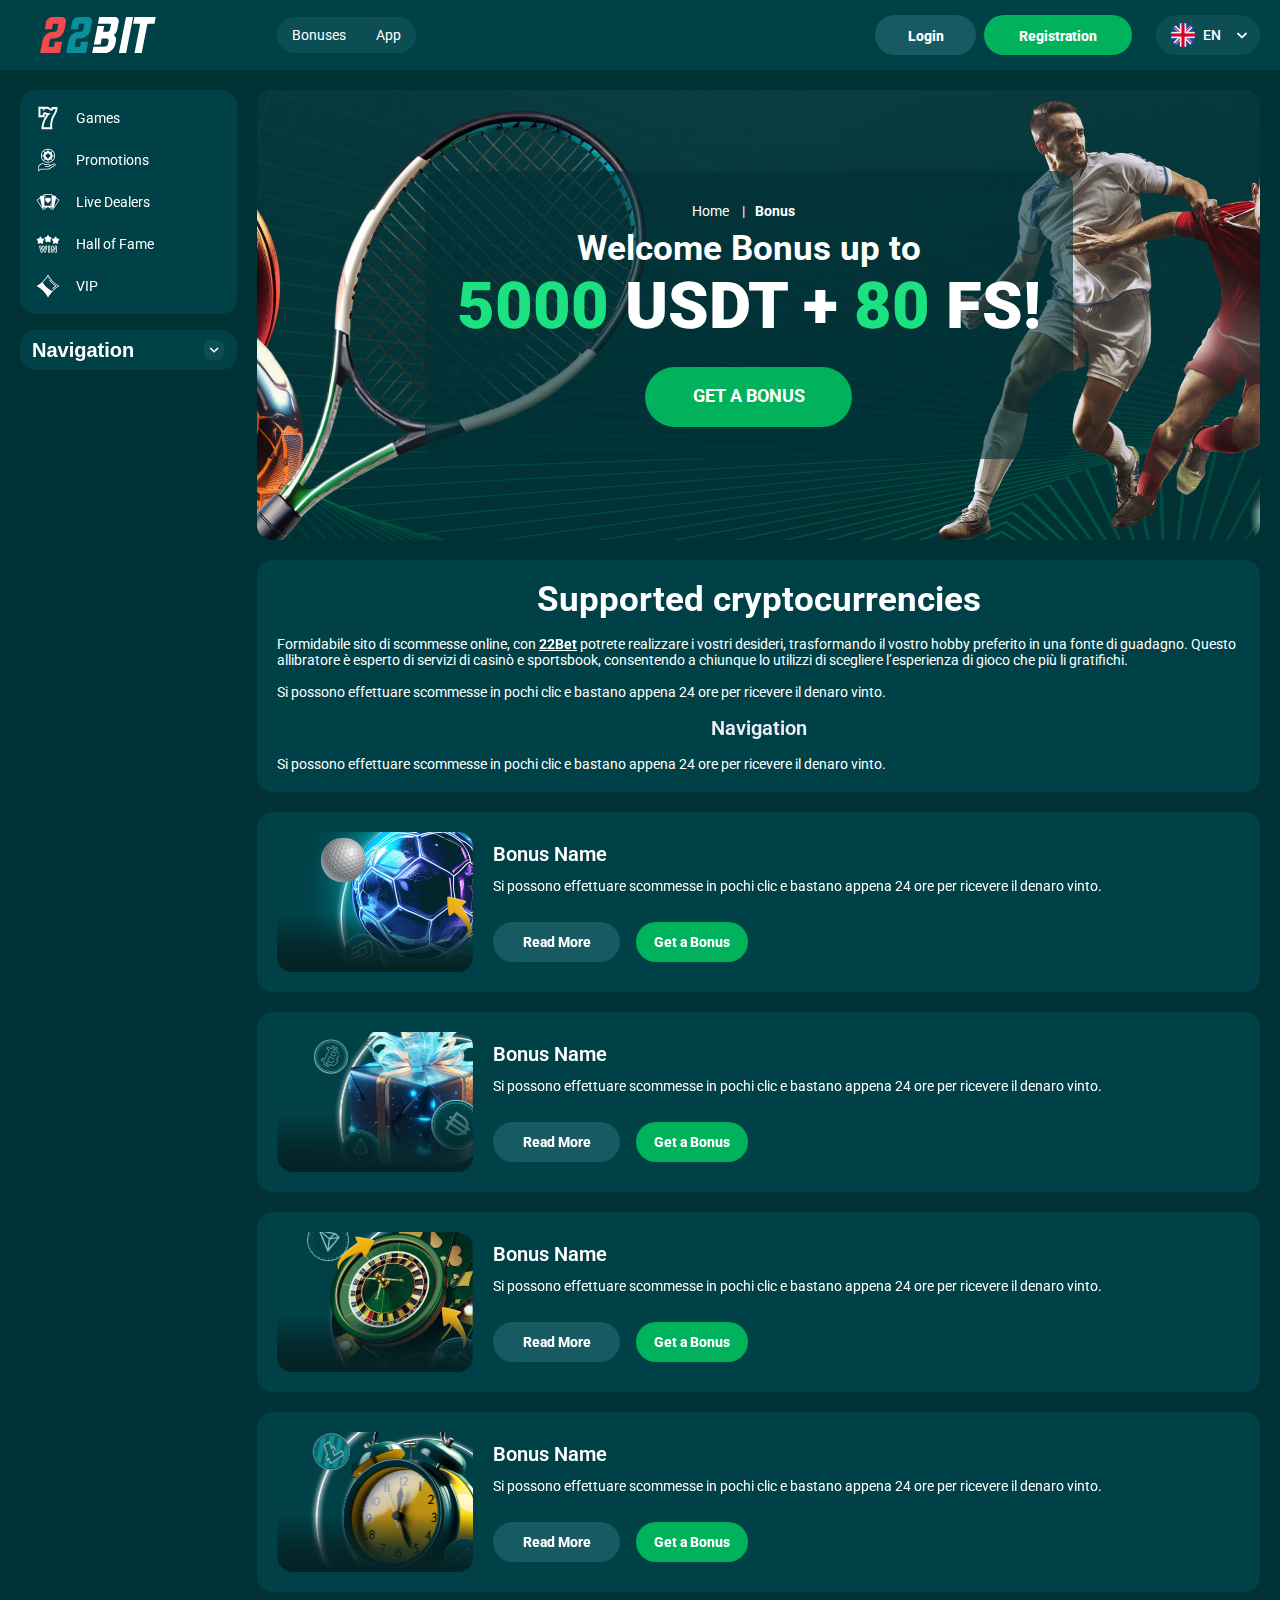
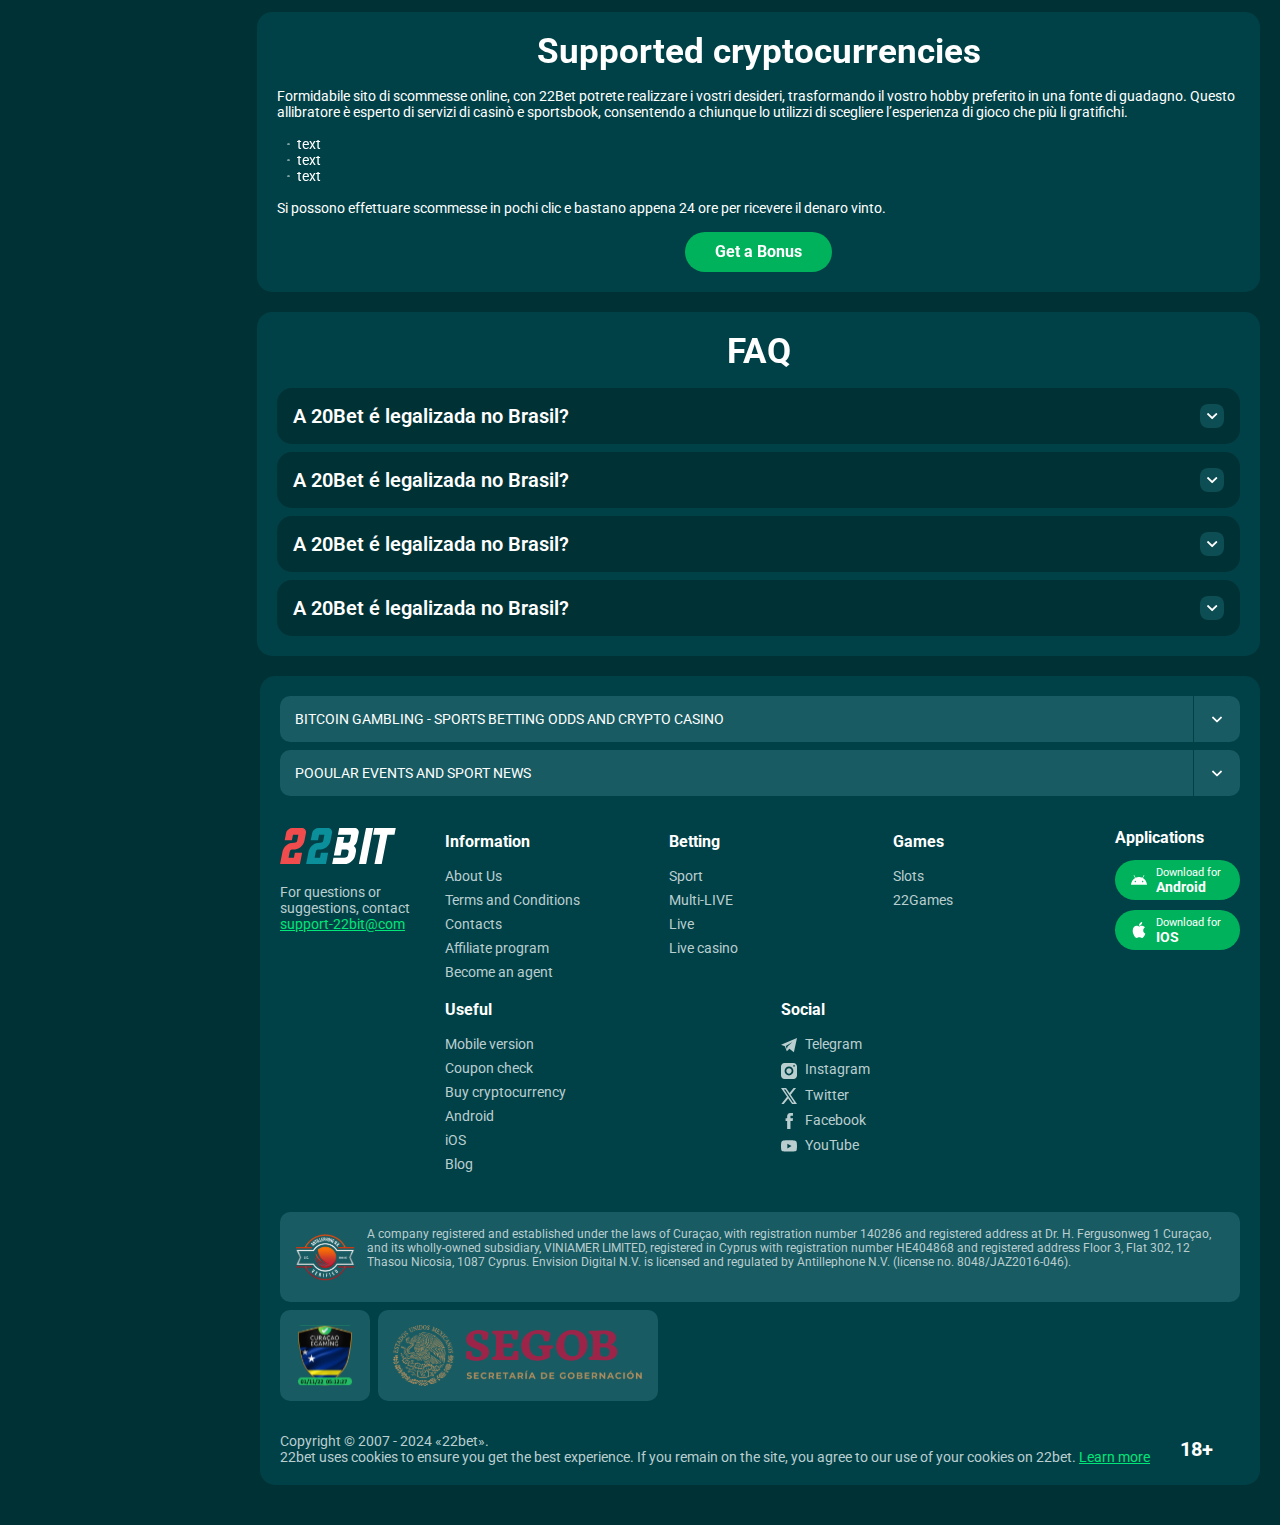
<file: bonus.html>
<!DOCTYPE html>
<html lang="en">
  <head>
    <meta charset="UTF-8" />
    <meta name="viewport" content="width=device-width, initial-scale=1.0" />
    <title>Welcome Bonus up to 5000 USDT + 80 FS!</title>
    <meta
      name="description"
      content="A 20Bet apostas online é a novidade mais relevante no mercado de apostas do Brasil"
    />
    <meta property="og:site_name" content="" />
    <meta property="og:title" content="" />
    <meta property="og:type" content="website" />
    <meta property="og:url" content="http://22bit.website/" />
    <meta property="og:image" content />
    <meta property="og:image:alt" content />
    <meta property="og:locale" content="en" />
    <meta
      property="og:description"
      content="A 20Bet apostas online é a novidade mais relevante no mercado de apostas do Brasil"
    />
    <link rel="preconnect" href="https://fonts.googleapis.com" />
    <link rel="preconnect" href="https://fonts.gstatic.com" crossorigin />
    <link
      href="https://fonts.googleapis.com/css2?family=Poppins:wght@400;500;600;700;900&family=Roboto&family=Roboto+Condensed:ital,wght@0,100..900;1,100..900&display=swap"
      rel="stylesheet"
    />
    <link rel="stylesheet" href="./css/reset.css" />
    <link rel="stylesheet" href="./css/main.css" />
    <link rel="stylesheet" href="./css/media.css" />
    <link rel="icon" href="./images/favicon.png" type="image/x-icon" />
    <script
      src="https://code.jquery.com/jquery-3.6.1.min.js"
      integrity="sha256-o88AwQnZB+VDvE9tvIXrMQaPlFFSUTR+nldQm1LuPXQ="
      crossorigin="anonymous"
    ></script>
  </head>
  <body>
    <header class="header">
      <section class="content header__content">
        <a href="#" class="logo header__logo"
          ><img src="./images/logo.svg" alt="logo" title=""
        /></a>
        <button class="header__btn-menu">
          <svg
            width="16px"
            height="16px"
            viewBox="0 0 16 16"
            xmlns="http://www.w3.org/2000/svg"
          >
            <rect y="0" width="16" height="3" rx="1.5"></rect>
            <rect y="6.5" width="16" height="3" rx="1.5"></rect>
            <rect y="13" width="16" height="3" rx="1.5"></rect>
          </svg>
        </button>
        <nav class="menu header__menu">
          <ul class="header__menu-list">
            <li><a href="#">Bonuses</a></li>
            <li><a href="#">App</a></li>
          </ul>
          <div class="header__btn">
            <a
              href="#"
              class="header__button header__button-login header__btn-login"
              >Login
            </a>
            <a
              href="#"
              class="header__button header__button-signin header__btn-signin"
              >Registration</a
            >
          </div>
        </nav>
        <a href="#" class="header__button header__button-login">Login </a>
        <a href="#" class="header__button header__button-signin"
          >Registration</a
        >

        <div class="header__language">
          <div class="header__flag-wrap">
            <a class="header__country" href="#">
              <span><img src="./images/flag.png" alt=" Flag" title /></span>
              <span>en</span>
            </a>
          </div>
          <div class="header__flag-menu">
            <ul>
              <li>
                <a href="#" class="header__flag-link">
                  <span>
                    <img src="./images/flag.png" alt="flag" title />
                  </span>
                  <span>en</span>
                </a>
              </li>
              <li>
                <a href="#" class="header__flag-link">
                  <span>
                    <img src="./images/flag-pt.png" alt="flag" title />
                  </span>
                  <span>pt</span>
                </a>
              </li>
              <li>
                <a href="#" class="header__flag-link">
                  <span>
                    <img src="./images/flag-at.png" alt="flag" title />
                  </span>
                  <span>at</span>
                </a>
              </li>
              <li>
                <a href="#" class="header__flag-link">
                  <span>
                    <img src="./images/flag-es.png" alt="flag" title />
                  </span>
                  <span>es</span>
                </a>
              </li>
              <li>
                <a href="#" class="header__flag-link">
                  <span>
                    <img src="./images/flag-gr.png" alt="flag" title />
                  </span>
                  <span>gr</span>
                </a>
              </li>
              <li>
                <a href="#" class="header__flag-link">
                  <span>
                    <img src="./images/flag-hu.png" alt="flag" title />
                  </span>
                  <span>hu</span>
                </a>
              </li>
            </ul>
          </div>
        </div>
      </section>
    </header>
    <main class="main">
      <aside class="sidebar-wrapper">
        <section class="content sidebar">
          <nav class="menu sidebar__menu">
            <ul>
              <li>
                <a href="#"
                  ><img
                    class="icon-default"
                    src="./images/sidebar/games.svg"
                    alt=" Games"
                    title
                  />
                  Games</a
                >
              </li>
              <li>
                <a href="#">
                  <img
                    class="icon-default"
                    src="./images/sidebar/promotions.svg"
                    alt="Promotions"
                    title
                  />

                  <span>Promotions</span></a
                >
              </li>
              <li>
                <a href="#"
                  ><img
                    class="icon-default"
                    src="./images/sidebar/live.svg"
                    alt="Live Dealers"
                    title
                  />

                  Live Dealers</a
                >
              </li>
              <li>
                <a href="#"
                  ><img
                    class="icon-default"
                    src="./images/sidebar/hall.svg"
                    alt="Hall of Fame"
                    title
                  />

                  Hall of Fame</a
                >
              </li>
              <li>
                <a href=""
                  ><img
                    class="icon-default"
                    src="./images/sidebar/vip.svg"
                    alt="vip"
                    title
                  />
                  VIP</a
                >
              </li>
            </ul>
          </nav>
          <div class="sidebar__navigation">
            <button class="sidebar__links-button">Navigation</button>
            <div class="sidebar__links">
              <ul class="sidebar__links-list">
                <li><a href="#" title>Review of 22Bet</a></li>
                <li><a href="#" title>Registration</a></li>
                <li><a href="#" title>22Bet Betting Expert Reviews</a></li>
                <li><a href="#" title>Layouts and navigation</a></li>
                <li><a href="#" title>Sports betting</a></li>
                <li><a href="#" title>Sports offers</a></li>
                <li><a href="#" title>Live betting</a></li>
                <li><a href="#" title>Cash out</a></li>
                <li><a href="#" title>Live stream</a></li>
              </ul>
            </div>
          </div>
        </section>
      </aside>

      <section class="content__wrapper">
        <section class="content hero hero__bonus">
          <div class="background hero__background">
            <img src="./images/bonus/bg-bonus.png" alt="hero" title />
          </div>

          <div class="hero__data hero__data-bonus">
            <ul
              class="breadcrumbs"
              itemscope
              itemtype="https://schema.org/BreadcrumbList"
            >
              <li
                itemprop="itemListElement"
                itemscope
                itemtype="https://schema.org/ListItem"
              >
                <a href="#" itemprop="item">
                  <span itemprop="name">Home</span></a
                >
                <meta itemprop="position" content="1" />
              </li>
              <li
                itemprop="itemListElement"
                itemscope
                itemtype="https://schema.org/ListItem"
              >
                <a href="#" itemprop="item">
                  <span itemprop="name">Bonus</span></a
                >
                <meta itemprop="position" content="2" />
              </li>
            </ul>
            <h1 class="title general hero__title hero__title-page">
              Welcome Bonus up to
              <strong> <span>5000</span> USDT + <span>80</span> FS!</strong>
            </h1>

            <a href="#" class="button hero__button hero__button-bonus"
              >Get a bonus</a
            >
          </div>
        </section>
        <section class="content page-nav">
          <div class="page-nav-button sidebar__links-button">Navigation</div>
          <ul class="page-nav-list sidebar__links-list">
            <li><a href="#" title>Review of 22Bet</a></li>
            <li><a href="#" title>Registration</a></li>
            <li><a href="#" title>22Bet Betting Expert Reviews</a></li>
            <li><a href="#" title>Layouts and navigation</a></li>
            <li><a href="#" title>Sports betting</a></li>
            <li><a href="#" title>Sports offers</a></li>
            <li><a href="#" title>Live betting</a></li>
            <li><a href="#" title>Cash out</a></li>
            <li><a href="#" title>Live stream</a></li>
          </ul>
        </section>
        <section class="content article">
          <h2 class="article__title high title">Supported cryptocurrencies</h2>
          <p>
            Formidabile sito di scommesse online, con
            <a href="#" class="article__link">22Bet</a> potrete realizzare i
            vostri desideri, trasformando il vostro hobby preferito in una fonte
            di guadagno. Questo allibratore è esperto di servizi di casinò e
            sportsbook, consentendo a chiunque lo utilizzi di scegliere
            l’esperienza di gioco che più li gratifichi.
          </p>
          <p>
            Si possono effettuare scommesse in pochi clic e bastano appena 24
            ore per ricevere il denaro vinto.
          </p>
          <h3>Navigation</h3>
          <p>
            Si possono effettuare scommesse in pochi clic e bastano appena 24
            ore per ricevere il denaro vinto.
          </p>
        </section>
        <section class="content bonuses">
          <ul class="bonuses__list">
            <li class="bonuses__item">
              <div class="bonuses__img">
                <img src="./images/bonus/banner-bonus1.png" alt="" title="" />
              </div>
              <div class="bonuses__desc">
                <h2 class="title high bonuses__title">Bonus Name</h2>
                <p>
                  Si possono effettuare scommesse in pochi clic e bastano appena
                  24 ore per ricevere il denaro vinto.
                </p>
                <div class="bonuses__buttons">
                  <a href="#" class="button bonuses__button">Read More</a>
                  <a href="#" class="button bonuses__button">Get a Bonus</a>
                </div>
              </div>
            </li>
            <li class="bonuses__item">
              <div class="bonuses__img">
                <img src="./images/bonus/banner-bonus2.png" alt="" title="" />
              </div>
              <div class="bonuses__desc">
                <h2 class="title high bonuses__title">Bonus Name</h2>
                <p>
                  Si possono effettuare scommesse in pochi clic e bastano appena
                  24 ore per ricevere il denaro vinto.
                </p>
                <div class="bonuses__buttons">
                  <a href="#" class="button bonuses__button">Read More</a>
                  <a href="#" class="button bonuses__button">Get a Bonus</a>
                </div>
              </div>
            </li>
            <li class="bonuses__item">
              <div class="bonuses__img">
                <img src="./images/bonus/banner-bonus3.png" alt="" title="" />
              </div>
              <div class="bonuses__desc">
                <h2 class="title high bonuses__title">Bonus Name</h2>
                <p>
                  Si possono effettuare scommesse in pochi clic e bastano appena
                  24 ore per ricevere il denaro vinto.
                </p>
                <div class="bonuses__buttons">
                  <a href="#" class="button bonuses__button">Read More</a>
                  <a href="#" class="button bonuses__button">Get a Bonus</a>
                </div>
              </div>
            </li>
            <li class="bonuses__item">
              <div class="bonuses__img">
                <img src="./images/bonus/banner-bonus4.png" alt="" title="" />
              </div>
              <div class="bonuses__desc">
                <h2 class="title high bonuses__title">Bonus Name</h2>
                <p>
                  Si possono effettuare scommesse in pochi clic e bastano appena
                  24 ore per ricevere il denaro vinto.
                </p>
                <div class="bonuses__buttons">
                  <a href="#" class="button bonuses__button">Read More</a>
                  <a href="#" class="button bonuses__button">Get a Bonus</a>
                </div>
              </div>
            </li>
          </ul>
        </section>
        <section class="content article">
          <h2 class="article__title high title">Supported cryptocurrencies</h2>
          <p>
            Formidabile sito di scommesse online, con 22Bet potrete realizzare i
            vostri desideri, trasformando il vostro hobby preferito in una fonte
            di guadagno. Questo allibratore è esperto di servizi di casinò e
            sportsbook, consentendo a chiunque lo utilizzi di scegliere
            l’esperienza di gioco che più li gratifichi.
          </p>

          <ul>
            <li>text</li>
            <li>text</li>
            <li>text</li>
          </ul>
          <p>
            Si possono effettuare scommesse in pochi clic e bastano appena 24
            ore per ricevere il denaro vinto.
          </p>

          <a href="#" class="button article__button article__button-page"
            >Get a Bonus</a
          >
        </section>
        <section class="content faq">
          <h2 class="title high faq__title">FAQ</h2>
          <ul class="faq__list" itemscope itemtype="https://schema.org/FAQPage">
            <li
              class="faq__item"
              itemscope
              itemprop="mainEntity"
              itemtype="https://schema.org/Question"
            >
              <h3
                class="title medium faq__subtitle js-button-expander"
                itemprop="name"
              >
                A 20Bet é legalizada no Brasil?
              </h3>
              <div
                class="faq__answer js-expand-content"
                itemscope
                itemprop="acceptedAnswer"
                itemtype="https://schema.org/Answer"
              >
                <p itemprop="text">
                  Formidabile sito di scommesse online, con 22Bet potrete
                  realizzare i vostri desideri, trasformando il vostro hobby
                  preferito in una fonte di guadagno. Questo allibratore è
                  esperto di servizi di casinò e sportsbook, consentendo a
                  chiunque lo utilizzi di scegliere l’esperienza di gioco che
                  più li gratifichi.
                </p>
              </div>
            </li>
            <li
              class="faq__item"
              itemscope
              itemprop="mainEntity"
              itemtype="https://schema.org/Question"
            >
              <h3
                class="title medium faq__subtitle js-button-expander"
                itemprop="name"
              >
                A 20Bet é legalizada no Brasil?
              </h3>
              <div
                class="faq__answer js-expand-content"
                itemscope
                itemprop="acceptedAnswer"
                itemtype="https://schema.org/Answer"
              >
                <p itemprop="text">
                  Formidabile sito di scommesse online, con 22Bet potrete
                  realizzare i vostri desideri, trasformando il vostro hobby
                  preferito in una fonte di guadagno. Questo allibratore è
                  esperto di servizi di casinò e sportsbook, consentendo a
                  chiunque lo utilizzi di scegliere l’esperienza di gioco che
                  più li gratifichi.
                </p>
              </div>
            </li>
            <li
              class="faq__item"
              itemscope
              itemprop="mainEntity"
              itemtype="https://schema.org/Question"
            >
              <h3
                class="title medium faq__subtitle js-button-expander"
                itemprop="name"
              >
                A 20Bet é legalizada no Brasil?
              </h3>
              <div
                class="faq__answer js-expand-content"
                itemscope
                itemprop="acceptedAnswer"
                itemtype="https://schema.org/Answer"
              >
                <p itemprop="text">
                  Formidabile sito di scommesse online, con 22Bet potrete
                  realizzare i vostri desideri, trasformando il vostro hobby
                  preferito in una fonte di guadagno. Questo allibratore è
                  esperto di servizi di casinò e sportsbook, consentendo a
                  chiunque lo utilizzi di scegliere l’esperienza di gioco che
                  più li gratifichi.
                </p>
              </div>
            </li>
            <li
              class="faq__item"
              itemscope
              itemprop="mainEntity"
              itemtype="https://schema.org/Question"
            >
              <h3
                class="title medium faq__subtitle js-button-expander"
                itemprop="name"
              >
                A 20Bet é legalizada no Brasil?
              </h3>
              <div
                class="faq__answer js-expand-content"
                itemscope
                itemprop="acceptedAnswer"
                itemtype="https://schema.org/Answer"
              >
                <p itemprop="text">
                  Formidabile sito di scommesse online, con 22Bet potrete
                  realizzare i vostri desideri, trasformando il vostro hobby
                  preferito in una fonte di guadagno. Questo allibratore è
                  esperto di servizi di casinò e sportsbook, consentendo a
                  chiunque lo utilizzi di scegliere l’esperienza di gioco che
                  più li gratifichi.
                </p>
              </div>
            </li>
          </ul>
        </section>
      </section>
    </main>
    <footer class="footer">
      <section class="content footer__content">
        <div class="footer__btn-content-wrap">
          <div class="footer__btn-content">
            <p>BITCOIN GAMBLING - SPORTS BETTING ODDS AND CRYPTO CASINO</p>
          </div>
          <div class="footer__btn-content">
            <p>Pooular events and sport news</p>
          </div>
        </div>
        <div class="footer__wrapper">
          <div class="footer__logo-wrap">
            <a href="./index.html" class="logo footer__logo"
              ><img src="./images/logo.svg" alt="logo" title=""
            /></a>
            <p>
              For questions or suggestions, contact
              <a href="#" class="footer__link">support-22bit@com</a>
            </p>
          </div>
          <ul class="footer__menu">
            <li>
              <div>Information</div>
              <ul class="footer__info">
                <li><a href="#">About Us </a></li>
                <li><a href="#">Terms and Conditions</a></li>
                <li><a href="#">Contacts</a></li>
                <li><a href="#">Affiliate program</a></li>
                <li><a href="#">Become an agent</a></li>
              </ul>
            </li>

            <li>
              <div>Betting</div>
              <ul class="footer__info">
                <li><a href="#">Sport</a></li>
                <li><a href="#">Multi-LIVE</a></li>
                <li><a href="#">Live</a></li>
                <li><a href="#">Live casino</a></li>
              </ul>
            </li>
            <li>
              <div>Games</div>
              <ul class="footer__info">
                <li><a href="#">Slots</a></li>
                <li><a href="#">22Games</a></li>
              </ul>
            </li>
            <li>
              <div>Useful</div>
              <ul class="footer__info">
                <li><a href="#">Mobile version</a></li>
                <li><a href="#">Coupon check</a></li>
                <li><a href="#">Buy cryptocurrency</a></li>
                <li><a href="#">Android</a></li>
                <li><a href="#">iOS</a></li>
                <li><a href="#">Blog</a></li>
              </ul>
            </li>
            <li>
              <div>Social</div>
              <ul class="footer__info">
                <li>
                  <a href="#"
                    ><img
                      src="./images/telegram.svg"
                      alt="social"
                      title
                    />Telegram</a
                  >
                </li>
                <li>
                  <a href="#"
                    ><img
                      src="./images/instagram.svg"
                      alt="social"
                      title
                    />Instagram</a
                  >
                </li>
                <li>
                  <a href="#"
                    ><img
                      src="./images/twitter.svg"
                      alt="social"
                      title
                    />Twitter</a
                  >
                </li>
                <li>
                  <a href="#"
                    ><img
                      src="./images/facebook.svg"
                      alt="social"
                      title
                    />Facebook</a
                  >
                </li>
                <li>
                  <a href="#"
                    ><img
                      src="./images/youtube.svg"
                      alt="social"
                      title
                    />YouTube</a
                  >
                </li>
              </ul>
            </li>
          </ul>
          <div class="footer__wrapp">
            <div>Applications</div>
            <div class="footer__btn">
              <a href="#" class="button footer__button"
                >Download for <span>Android</span></a
              >
              <a href="#" class="button footer__button"
                >Download for <span>IOS</span></a
              >
            </div>
          </div>
        </div>
        <div class="footer__content-desc">
          <div class="footer__desc">
            <img src="./images/footer-frame1.svg" alt="image" title />
            <p>
              A company registered and established under the laws of Curaçao,
              with registration number 140286 and registered address at Dr. H.
              Fergusonweg 1 Curaçao, and its wholly-owned subsidiary, VINIAMER
              LIMITED, registered in Cyprus with registration number HE404868
              and registered address Floor 3, Flat 302, 12 Thasou Nicosia, 1087
              Cyprus. Envision Digital N.V. is licensed and regulated by
              Antillephone N.V. (license no. 8048/JAZ2016-046).
            </p>
          </div>
          <div class="footer__img-wrap">
            <img
              class="footer__desc-img"
              src="./images/footer-frame2.svg"
              alt="image"
              title
            />
            <img
              class="footer__desc-img"
              src="./images/footer-frame3.svg"
              alt="image"
              title
            />
          </div>
        </div>

        <div class="footer__wrapper-content">
          <div class="footer__informations">
            <p>Copyright &copy; 2007 - 2024 «22bet».</p>
            <p>
              22bet uses cookies to ensure you get the best experience. If you
              remain on the site, you agree to our use of your cookies on 22bet.
              <a href="#" class="footer__link"> Learn more</a>
            </p>
          </div>

          <p class="footer__age">18+</p>
        </div>
      </section>
    </footer>
    <script src="./js/sidebar.js" defer></script>
    <script src="./js/expander.js" defer></script>
    <script src="./js/mobile-menu.js" defer></script>
    <script src="./js/flag.js" defer></script>
  </body>
</html>
</file>
<file: css/main.css>
html {
  scroll-behavior: smooth;
  text-size-adjust: 100%;
  box-sizing: border-box;
}

body {
  display: block;
  position: relative;
  width: 100%;
  background: #003135;
  font-family: "Roboto", sans-serif;
  font-size: 14px;
  font-weight: 400;
  line-height: 16px;
  text-align: left;
  color: #ffffff;
  overflow-x: hidden;
}

.content {
  display: block;
  position: relative;
  width: 100%;
  max-width: 1163px;
  /* overflow: hidden; */
  border-radius: 15px;
  background: #004147;

  padding: 20px;
  margin: 0 auto 20px auto;
}

h1,
h2,
h3,
h4,
.title {
  display: block;
  position: relative;
  font-size: 35px;
  font-weight: 700;
  line-height: 100%;
  text-align: center;
  color: #ffffff;
}

h2,
.title.high {
  display: flex;
  justify-content: center;
  align-items: center;
  font-size: 35px;
  line-height: 40px;
  font-weight: 700;
  color: #ffffff;
  text-align: center;
  margin-bottom: 16px;
}

h3,
title.medium {
  font-size: 20px;
  font-weight: 600;
  line-height: 24px;
  text-align: center;
  color: #ebeef5;
}
h4,
title.mini {
  font-size: 28px;
  font-weight: 700;
  line-height: 32px;
  text-align: center;
  color: #ebeef5;
}

article > *,
.article > *,
.desk > * {
  margin-top: 16px;
}

article > *:first-child,
.article > *:first-child,
.desk > *:first-child {
  margin-top: 0 !important;
}

article > h2,
.article > h2,
.desk > h2 {
  margin-top: 32px;
}

article > h3,
.article > h3,
.desk > h3 {
  margin-top: 16px;
}
article > h4,
.article > h4,
.desk > h4 {
  margin-top: 16px;
}

.button {
  position: relative;
  width: 207px;
  height: 60px;
  background: #00b25b;
  border-radius: 40px;
  overflow: hidden;
  font-size: 18px;
  font-weight: 700;
  line-height: 21.6px;
  text-align: center;
  text-decoration: none;
  text-transform: uppercase;
  color: #ffffff;
  white-space: nowrap;
  cursor: pointer;
  padding: 18px 40px;
  margin: 0 auto;
  transition: all 0.5s;
}

.button:hover {
  transform: scale(1.1);
}

.header__button {
  position: relative;
  min-width: 148px;
  height: 40px;
  font-size: 14px;
  font-weight: 800;
  line-height: 22.4px;
  text-align: center;
  text-decoration: none;
  text-transform: capitalize;
  border-radius: 20px;
  white-space: nowrap;
  color: #ffffff;
  cursor: pointer;
  padding: 10px 30px;
  margin: 0 auto;
}

.header__button-signin {
  background: #00b25b;

  margin-right: 24px;
  margin-left: 0;
  transition: all 0.5s;
}

.header__button-signin:hover {
  background: #185a61;
}

.header__button-login {
  background: #185a61;
  min-width: 101px;
  margin-left: auto;
  margin-right: 8px;
}

.header__button-login:hover {
  background: #00b25b;
}

.header,
.main,
.footer {
  display: flex;
  position: relative;
  justify-content: space-between;
  align-items: center;
  width: 100%;
  max-width: 1440px;
  padding: 20px;
  margin: 0 auto;
}

.background,
.hero__background {
  display: block;
  position: absolute;
  bottom: 0;
  left: 0;
  height: 100%;
  width: 100%;
  overflow: hidden;
}

.background img,
.hero__background img {
  position: relative;
  display: block;
  width: 100%;
  height: 100%;
  object-fit: cover;
}
.images img {
  border-radius: 6px;
  width: 100%;
  height: 100%;
  overflow: hidden;
}

/* -------------------HEADER---------------- */

.header {
  position: fixed;
  top: 0;
  left: 0;
  right: 0;
  background: #004147;
  padding: 0;
  z-index: 100;
  max-width: 100%;
}

.header__content {
  display: flex;
  align-items: center;
  flex-direction: row;
  max-width: 1440px;
  max-height: 70px;
  border-radius: 0;
  background: #004147;

  padding: 20px;
  margin-bottom: 0;
}

.logo {
  display: block;
  position: relative;
  flex: 0 0 116px;
  margin-right: 121px;
  padding: 20px 0;
  transition: all 0.5s;
}

.header__logo {
  margin-left: 20px;
}

.logo:hover {
  transform: scale(1.2);
}

.logo img {
  display: block;
  position: relative;
  width: auto;
  max-height: 36px;
}

.header__menu {
  display: flex;
  white-space: nowrap;
  max-height: calc(100vh - 60px);
  overflow-y: auto;
}

.header__menu-list {
  display: flex;
  flex: 1 1 auto;
  flex-direction: row;
  justify-content: center;
  align-items: center;
  white-space: nowrap;
  background: #0c4e54;
  border-radius: 20px;
}

.header__menu-list li {
  display: block;
  text-align: left;
  padding: 0 15px;
  transition: all 0.5s;
}

.header__menu-list li a {
  display: block;
  color: #ffffff;
  font-weight: 500;
  padding: 10px 0;
}

.header__menu li a:hover {
  color: #00b25b;
}
.header__country {
  display: flex;
  align-items: center;
  gap: 8px;
  border-radius: 20px;
  padding: 8px 39px 8px 8px;
  padding: 8px 39px 8px 15px;
  margin-left: auto;
}

.header__country::after {
  content: "";
  position: absolute;
  display: block;
  width: 16px;
  height: 16px;
  top: 50%;
  transform: translateY(-50%);
  right: 10px;
  background: url(../images/flag-arrowDown.svg) no-repeat center center /
    contain;
  transition: transform 0.3s ease-in-out;
}

.header__country.active::after {
  transform: translateY(-50%) rotate(180deg);
}

.header__country span:last-child {
  color: #ffffff;
  font-weight: 500;
  font-size: 14px;
  line-height: 100%;
  text-transform: uppercase;
}

.header__country img,
.header__flag-link img {
  width: 24px;
  height: 24px;
  vertical-align: middle;
}

.header__menu-list li {
  display: block;
  text-align: left;
  transition: all 0.5s;
}

.header__menu-list li a {
  display: block;
  color: #ffffff;
  font-weight: 400;
  padding: 10px 0;
}

.header__menu li a:hover {
  color: #18c214;
}

.sidebar__country span {
  display: inline-block;
}

.sidebar__country-menu img {
  width: 24px;
  height: 24px;
  vertical-align: middle;
  margin-right: 10px;
}

.header__country.active {
  border-bottom-right-radius: 0;
  border-bottom-left-radius: 0;
}

.header__flag-wrap {
  background: #0c4e54;
  border-radius: 20px;
}

.header__country.active {
  background: #306e73;
  border-radius: 20px;
}

.header__flag-menu {
  display: none;
  position: absolute;
  top: 70px;
  right: 23px;
  height: auto;
  border-bottom-right-radius: 12px;
  border-bottom-left-radius: 12px;
  border-top-right-radius: 0;
  border-top-left-radius: 0;
  background: #004146;
  padding: 8px 0;
  z-index: 9999;
  border-top: 1px solid #24646a;
}

.header__flag-link {
  display: flex;
  flex-direction: row;
  align-items: center;
  justify-content: flex-start;
  padding: 0 32px 0 16px;
  gap: 9px;
}
.header__flag-menu.active {
  display: block;
}

.header__flag-menu ul li + li {
  margin-top: 8px;
}

.header__flag-link:last-child span {
  font-weight: 500;
  color: #ffffff;
  text-transform: uppercase;
}

.header__btn {
  display: none;
}
/* -------------- header__btn-menu-----------*/

.header__btn-menu {
  display: block;
  flex: 0 1 auto;
  min-width: 0;
  background: #ffffff1a;

  border: 1px solid #ffffff;
  padding: 12px;
  order: 3;
  transition: all 0.5s;
}

svg {
  position: relative;
  fill: #ffffff;
  line-height: 1;
  vertical-align: 1;
}

.header__btn-menu {
  display: none;
}

/* -------------main------------- */
.main {
  padding-top: 90px;
  padding-bottom: 0;
}

.content__wrapper {
  display: block;
  position: relative;
  flex: 1 1 100%;
  margin-left: 20px;
}

/* -------------sidebar--------- */

.sidebar-wrapper {
  display: block;
  position: relative;
  align-self: stretch;
  flex: 0 0 217px;
}
.sidebar {
  position: sticky;
  background: transparent;
  top: 80px;
  bottom: 20px;

  padding: 0px;
  overflow-y: auto;
}

.sidebar::-webkit-scrollbar {
  display: none;
}

.sidebar__menu ul li a {
  display: block;
  position: relative;
  color: #ffffff;
  transition: all 0.5s;
  display: flex;
  align-items: center;
  transition: all 0.5s;
}

.sidebar__menu ul li:hover {
  background: linear-gradient(180deg, #31d1ab 0%, #04a47e 100%);
}

.sidebar__menu ul li:hover a img {
  filter: brightness(0) invert(1);
}

.sidebar__menu ul li:hover a {
  color: #ffffff;
}

/*  */

.sidebar__menu {
  background: #004147;
  border-radius: 15px;
  padding: 12px 0;
  margin-bottom: 16px;
}

.sidebar__menu ul li {
  display: flex;
  align-items: center;
  padding: 0 12px;
  transition: all 0.5s;
}

.sidebar__menu ul li + li {
  margin-top: 10px;
}
.sidebar__menu li a img {
  min-width: 32px;
  min-height: 32px;
  margin: auto;
  margin-right: 12px;
  vertical-align: middle;
}

.sidebar__links-button {
  position: relative;
  font-size: 20px;
  font-weight: 700;
  line-height: 24px;
  color: #ffffff;
  text-align: left;
  background: none;
  white-space: normal;
  padding-right: 90px;

  transition: all 0.5s;
}

.sidebar__links-button.active {
  margin-bottom: 10px;
  padding-bottom: 10px;
  border-bottom: 1px solid #0c4e54;
}

.sidebar__navigation {
  background: #004147;

  padding: 8px 12px;
  border-radius: 15px;
}

.sidebar__links-button::after {
  content: "";
  display: block;
  position: absolute;
  right: 0;
  top: 50%;
  transform: translateY(-50%);
  width: 20px;
  height: 20px;
  background: url(../images/sidebar/sidebar-arrowDown.svg) no-repeat center
    center / contain;
  transition: transform 0.3s ease-in-out;
}

.sidebar__links-button.active::after {
  transform: translateY(-50%) rotate(180deg);
}

.sidebar__links-list li a {
  position: relative;
  display: block;
  color: #ffffff;
  padding-left: 20px;
  transition: all 0.5s;
}

.sidebar__links-list li a::before {
  content: "";
  position: absolute;
  display: block;
  width: 3px;
  height: 3px;
  border-radius: 50%;
  top: 50%;
  transform: translateY(-50%);
  left: 10px;
  background: #ffffff;
}

.sidebar__links-list li:nth-child(3) a::before {
  top: 10px;
}

.sidebar__links-list.active {
  display: block;
}

.sidebar__links-list li a:hover {
  color: #04a47e;
}

.sidebar__links-list li a:hover::before {
  background: #04a47e;
}

.sidebar__links-list li + li {
  padding-top: 12px;
}

.page-nav-button {
  margin-bottom: 0;
  cursor: pointer;
}

.sidebar__links-list,
.page-nav-list {
  overflow: hidden;
  max-height: 0;
  transition: max-height 0.5s ease;
}

.sidebar__links-list.active,
.page-nav-list.active {
  display: block;
  max-height: 1000px;
}

.page-nav-list.active {
  margin-top: 20px;
}

.page-nav {
  display: none;
}

/* -----------hero------ */

.hero {
  display: flex;
  justify-content: center;
  align-items: center;
  min-height: 450px;
  height: 450px;
  padding: 0;
  border-radius: 15px;
  padding: 30px 20px 30px 0;
  overflow: hidden;
}

.hero__data {
  display: flex;
  flex-direction: column;
  justify-content: center;
  position: relative;
  max-width: 690px;
  /* max-height: 341px; */
  background: #00313599;
  border-radius: 15px;
  padding: 32px;
}

.hero__title {
  display: flex;
  flex-direction: column;
  text-align: center;

  margin-bottom: 16px;
}

.hero__title strong {
  font-size: 65px;
  line-height: 100%;
  font-weight: 900;
  margin-top: 8px;
}

.hero__title strong span {
  color: #1be181;
}

.hero__rating {
  display: flex;
  justify-content: center;
  align-items: center;
  margin-bottom: 16px;
  font-size: 14px;
  line-height: 16px;
  font-weight: 400;
  color: #ffffff;
}

.hero__rating p {
  margin-right: 16px;
  text-transform: capitalize;
}
.hero__rating span {
  display: flex;
  align-items: center;
  gap: 4px;
}

.hero__rating span:nth-child(1) {
  font-weight: 800;
}

.hero__text {
  margin-bottom: 32px;
  text-align: center;
  color: #ffffff;
}
.hero__button {
  margin-left: auto;
  z-index: 3;
}
/* -------------article--------------- */

.article .article__subtitle {
  justify-content: start;
  font-size: 20px;
  line-height: 32px;
  color: #ffffff;
  padding: 0;
  margin: 16px 0 0 0;
  text-decoration: none;
}

.article__button,
.ratings__button {
  display: flex;
  justify-content: center;
  align-items: center;
  width: 147px;
  height: 40px;
  font-size: 16px;
  line-height: 20px;
  text-transform: none;
  margin-top: 16px;
  margin-right: auto;
  margin-left: auto;
}

.article ul li {
  position: relative;
  padding-left: 20px;
}

.article ul li::before {
  content: "";
  position: absolute;
  display: block;
  width: 3px;
  height: 1px;
  border-radius: 50%;
  top: 50%;
  transform: translateY(-50%);
  left: 10px;
  background: #ffffff;
}

/* для нумерованного списка */

.article ol {
  counter-reset: ol;
  position: relative;
}

.article ol li {
  counter-increment: ol;
  position: relative;
  padding-left: 20px;
}

.article ol li::before {
  content: counter(ol) ".";
  display: inline-block;
  position: absolute;
  font: inherit;
  font-weight: 700;
  color: inherit;
  left: 0;
  top: 50%;
  transform: translateY(-50%);
}
/*  */

/* ------about----------- */

table {
  width: 100%;
  display: flex;
}
.about__group {
  display: flex;
  flex-direction: column;
  width: 100%;
  gap: 20px;
  display: grid;
  grid-template-columns: repeat(5, 1fr);
}

.about__group tr {
  display: flex;
  position: relative;
  flex-direction: column;
  justify-content: center;
  text-align: center;
  background: #003135;
  border-radius: 15px;
  padding: 80px 16px 16px 16px;
  gap: 8px;
}

.about__group tr::before {
  content: "";
  display: block;
  position: absolute;
  top: 20px;
  left: 50%;
  width: 48px;
  height: 48px;
  transform: translateX(-50%);
  background: url(../images/main/about-icon1.svg) no-repeat center center /
    contain;
}

.about__group tr:nth-child(2):before {
  background: url(../images/main/about-icon2.svg) no-repeat center center /
    contain;
}
.about__group tr:nth-child(3):before {
  background: url(../images/main/about-icon3.svg) no-repeat center center /
    contain;
}
.about__group tr:nth-child(4):before {
  background: url(../images/main/about-icon4.svg) no-repeat center center /
    contain;
}
.about__group tr:nth-child(5):before {
  background: url(../images/main/about-icon5.svg) no-repeat center center /
    contain;
}

.features ul li {
  display: flex;
  padding: 12.5px 16px;
  background: #003135;

  border-radius: 15px;
}

.features ul li:nth-child(even) {
  background: #004147;
  border: 1px solid #185b62;
  color: #ffffff;
}

table td:first-child {
  font-weight: 700;
}

/* ------------features------ */

.features__info {
  display: block;
  position: relative;

  height: auto;
}
.features__list {
  display: flex;
  gap: 20px;
  justify-content: space-between;
  margin-top: 20px;
}

.features ul li {
  display: flex;
  align-items: center;
  padding: 12px 20px 12px 60px;
}

.features ul li::before {
  content: "";
  display: block;
  position: absolute;
  min-width: 27px;
  height: 32px;
  left: 20px;
  background: url(../images/main/features-icon1.svg) no-repeat center center /
    contain;
}

.features ul li:nth-child(2):before {
  background: url(../images/main/features-icon2.svg) no-repeat center center /
    contain;
}
.features ul li:nth-child(3):before {
  background: url(../images/main/features-icon3.svg) no-repeat center center /
    contain;
}
.features ul li:nth-child(4):before {
  background: url(../images/main/features-icon4.svg) no-repeat center center /
    contain;
}
.features ul li:nth-child(5):before {
  background: url(../images/main/features-icon5.svg) no-repeat center center /
    contain;
}
.features ul li:nth-child(6):before {
  background: url(../images/main/features-icon6.svg) no-repeat center center /
    contain;
}

.features__list .banner__features {
  margin-bottom: 0;
  height: auto;
  /* padding: 20px; */
}

.features__info ul {
  display: flex;
  flex-direction: column;
  gap: 8px;
}

.features__info,
.features__list .banner__features {
  width: 50%;
}

/* -------------banner---------------- */

.banner {
  display: flex;
  align-items: flex-end;
  justify-content: flex-start;
  overflow: hidden;
  width: 100%;
  height: 310px;

  padding: 8px;
  background: transparent;
  border-radius: 12px;
  margin-bottom: 20px;
  border: 1px solid #185b62;
}

.banner__info {
  display: flex;

  flex-direction: column;
  align-items: center;
  position: relative;

  width: 60%;
  text-align: left;

  border-radius: 12px;
  padding: 16px;
}

.banner .banner__title-main {
  text-align: left;
  flex-direction: column;
  align-items: flex-start;
  font-weight: 700;
  line-height: 120%;
  font-size: 35px;
  color: #ffffff;

  margin-bottom: 8px;
}

.banner .banner__title::after {
  display: none;
}

.banner__title-main > *:last-child {
  color: #fdd65b;
  font-size: 48px;
  line-height: 57.6px;
  margin-top: 4px;
  font-weight: 800;
}

.banner .banner__background img {
  object-position: 100%;
}

.banner__button {
  width: 147px;
  height: 40px;
  display: flex;
  font-size: 16px;
  line-height: 20px;
  justify-content: center;
  align-items: center;
  text-transform: none;
  background: #00b25b;
  margin-left: 0;
  margin-top: 32px;
}

/* ------------ratings------------------- */

.ratings__list {
  display: flex;

  flex-wrap: wrap;
  display: grid;
  grid-template-columns: repeat(5, 1fr);
  gap: 20px;
}

.ratings__list li {
  position: relative;
  display: flex;
  justify-content: center;
  flex-direction: column;
  align-items: center;
  background: #003135;
  border-radius: 15px;
  gap: 16px;
  padding: 16px;
  color: #ffffff;
}

.ratings__content {
  display: flex;
  gap: 20px;
}

.ratings__info {
  display: flex;
  flex-direction: column-reverse;
  justify-content: center;
  align-items: center;
  font-size: 14px;
  line-height: 16px;
  font-weight: 700;
  gap: 8px;

  text-transform: capitalize;
}

.ratings__img img {
  height: 48px;
  width: 48px;
}

/* --------faq------------- */

.faq__subtitle {
  position: relative;
  font-weight: 600;
  font-size: 20px;
  line-height: 24px;
  text-align: left;
  background: transparent;
  border-radius: 15px;
  background: #003135;
  color: #ffffff;
  cursor: pointer;
  padding: 16px 56px 16px 16px;
}

.faq__list li + li {
  margin-top: 8px;
}

.faq__subtitle::after {
  content: "";
  display: block;
  position: absolute;
  top: 50%;
  transform: translateY(-50%);
  right: 16px;
  width: 24px;
  height: 24px;
  background: url(../images/sidebar/sidebar-arrowDown.svg) no-repeat center
    center / contain;
  transition: transform 0.3s ease-in-out;
}

.faq__subtitle.active::after {
  transform: translateY(-50%) rotate(180deg);
}

.faq__item.active {
  position: relative;
}

.faq__subtitle.active {
  color: #ffffff;

  border: none;
  border-bottom-right-radius: 0;
  border-bottom-left-radius: 0;
}

.faq__answer {
  position: relative;
  padding: 16px;
  border-radius: 15px;
  background: #003135;
  border-top: 1px solid #0c4e54;
  color: #ffffff;
  border-top-right-radius: 0;
  border-top-left-radius: 0;
}

.js-expand-content {
  display: none;
  overflow: hidden;
}
/*  */

.js-expand-content.expanded {
  height: 100%;
}

/* ---------main__arrow------ */
.main__arrow {
  display: block;
  position: fixed;
  width: 40px;
  height: 40px;
  right: 20px;
  bottom: 20px;
  background: url(../images/ArrowUp.svg) no-repeat center center / contain;
  z-index: 100;
}

/* -------footer------------ */
.footer {
  padding-top: 0;
  padding-left: 260px;
}

.footer__content {
  display: flex;
  flex-direction: column;
  align-items: center;
  color: #baced0;
  max-width: 1163px;
  gap: 32px;
}

.footer__logo {
  display: flex;
  max-height: 40px;
  padding: 0;
  margin: 0 auto;
  flex: 0;
  margin-bottom: 20px;
}

.footer__logo img {
  display: block;
}
.footer__menu {
  display: flex;
  flex-wrap: wrap;
  gap: 16px;
  align-items: center;
  align-content: center;
  justify-content: center;
  border-radius: 20px;
  align-items: flex-start;
  padding: 4px 32px;
  padding: 4px;
  /* flex: 1 0 calc((100% - 20px) / 4); */
}

.footer__menu li {
  flex: 1 0 calc((100% - 2px) / 8);
}

.footer__desc p {
  font-size: 12px;
  line-height: 14px;
}

.footer__desc img {
  width: 60px;
}

.footer__info li {
  flex: 1 0 128px;
}

.footer__img-wrap {
  display: flex;
  flex-direction: row;
  gap: 8px;
}

.footer__menu li div,
.footer__wrapp div {
  font-size: 16px;
  font-weight: 700;
  line-height: 20px;
  margin-bottom: 12px;
  color: #ffffff;
}

.footer__menu li a {
  position: relative;
  display: block;
  font-size: 14px;
  font-weight: 400;
  line-height: 16px;
  white-space: nowrap;
  color: inherit;
  padding: 4px 16px 4px 0;
  transition: all 0.5s ease;
}

.footer__link {
  color: #00e677;
  text-decoration: underline;
}
.footer__menu li a:hover {
  color: #e12151;
}

.footer__wrap {
  display: flex;
  justify-content: space-between;
  align-items: flex-start;
  gap: 12px;
}
.footer__wrap img {
  display: block;
  width: 64px;
  height: 56px;
}

.footer__age {
  color: #ffffff;
  font-size: 20px;
  line-height: 24px;
  font-weight: 700;
  flex: 0 0 60px;
}

.footer__wrapper-content {
  width: 100%;
  display: flex;
  justify-content: space-between;
  align-items: center;
  gap: 20px;
}
/* .footer__wrap p,.footer__wrapp p {
  color:#3C2A5C;
} */

.footer__wrapp img {
  display: block;
  width: 40px;
  height: 40px;
  margin-left: auto;
}

.footer__btn-content {
  background: #185b62;
  border-radius: 10px;
  position: relative;
  padding: 15px 46px 15px 15px;
}

.footer__btn-content::after {
  content: "";
  display: block;
  position: absolute;
  top: 50%;
  right: 0;
  border-left: 1px solid #004147;
  transform: translateY(-50%);
  width: 46px;
  height: 46px;
  background: url(../images/arrowDown-footer.svg) no-repeat center center /
    contain;
}

.footer__btn-content-wrap {
  width: 100%;
}

.footer__btn-content p {
  color: #ffffff;
  text-transform: uppercase;
}

.footer__btn-content + .footer__btn-content {
  margin-top: 8px;
}

.footer__wrapper {
  width: 100%;
  display: flex;
  flex-direction: row;
  gap: 10px;
}

.footer__logo-wrap {
  flex: 0 1 220px;
}

.footer__btn {
  display: flex;
  flex-direction: column;
  gap: 10px;
}

.footer__button {
  position: relative;
  display: flex;
  flex-direction: column;
  text-align: left;
  font-size: 11px;
  line-height: 13px;
  font-weight: 400;
  width: 125px;
  height: 40px;
  text-transform: none;
  padding: 6px 15px 6px 41px;
}

.footer__button span {
  font-weight: 700;
  line-height: 16px;
  font-size: 14px;
}

.footer__button::before {
  content: "";
  display: block;
  position: absolute;
  top: 50%;
  left: 16px;
  transform: translateY(-50%);
  width: 16px;
  height: 16px;
  background: url(../images/footer-android.svg) no-repeat center center /
    contain;
}

.footer__button:nth-child(2):before {
  background: url(../images/footer-apple.svg) no-repeat center center / contain;
}

.footer__info img {
  margin-right: 8px;
  vertical-align: middle;
}

.footer__content-desc {
  display: flex;
  gap: 8px;
}

.footer__desc {
  display: flex;
  flex-direction: row;
  background: #185b62;
  border-radius: 10px;
  font-size: 12px;
  gap: 12px;
  padding: 15px;
  height: auto;
  flex: 0 1 calc(100% - 90px - 275px - 20px);
}

.footer__desc-img:nth-child(2) {
  /* flex: 0 0 275px; */
  width: 100%;
  max-width: 280px;
  min-width: 120px;
}

.footer__desc-img {
  background: #185b62;
  border-radius: 10px;
  display: block;
  height: 100%;
  height: auto;
  padding: 15px;
}

.footer__informations {
  display: flex;
  flex-direction: column;
  width: 100%;
}

/* --------------bonus-page--------------- */
.breadcrumbs {
  display: flex;
  justify-content: center;
  text-align: center;
  margin-bottom: 12px;
  white-space: nowrap;
}

.breadcrumbs li:not(:last-child) a {
  padding-left: 0;
}

.hero__title-page {
  color: #ffffff;
}

.breadcrumbs li a {
  font-weight: 400;
  color: #ffffff;
  padding: 10px;
}

.breadcrumbs li:first-child a:hover {
  color: #1be181;
}

.breadcrumbs li:last-child a {
  font-weight: 700;
  cursor: default;
}

.breadcrumbs > li:not(:last-child):after {
  content: "|";
  position: relative;
  color: #ffffff;
}

.hero__title-bonus {
  margin-bottom: 16px;
}

.article__link {
  text-decoration: underline;
  color: #ffffff;
  font-weight: 700;
}

.banner__background-page {
  height: 173px;
  max-height: 100%;
  object-fit: cover;
}

.banner__background-page img {
  display: block;
  height: 100%;
  width: 100%;
  object-fit: cover;
}

.content.bonuses {
  padding: 0;
  background: none;
  border-radius: 0;
  box-shadow: none;
}

.bonuses__list {
  display: flex;
  flex-wrap: wrap;
  gap: 20px;
  width: 100%;
  display: grid;
  grid-template-columns: repeat(2, 1fr);
}

.bonuses__item {
  display: flex;
  align-items: center;
  position: relative;
  flex-direction: row;
  height: auto;
  border-radius: 15px;
  background: #004147;
  overflow: hidden;
  width: 100%;
  padding: 20px;
}

.bonuses__item > * {
  position: relative;
}

.bonuses__item + .bonuses__item {
  margin-top: 0;
}

.bonuses__item:before {
  display: none;
}

.bonuses__img {
  min-width: 196px;
  /* height: 140px; */
}

.bonuses__img img {
  display: block;
  width: 196px;
  height: 140px;
  height: 100%;
  min-height: 140px;
}

.bonuses__desc {
  padding: 0 0 0 20px;
  text-align: left;
}

.title.bonuses__title {
  flex-direction: column;
  color: #ffffff;
  border: none;
  position: relative;
  font-weight: 600;
  font-size: 20px;
  line-height: 24px;
  align-items: flex-start;
  margin-bottom: 12px;
}

.title.bonuses__title::after {
  display: none;
}

.bonuses__buttons {
  display: inline-flex;
  justify-content: center;
  /* flex-wrap: wrap; */
  gap: 16px;
  margin-top: 28px;
}

.bonuses__button {
  width: 130px;
  width: 100%;
  min-width: 100px;
  max-width: 130px;
  height: 40px;
  color: #ffffff;
  text-transform: none;
  font-size: 14px;
  line-height: 22.4px;
  font-weight: 800;
}

.bonuses__button:first-child {
  padding: 9px 29.5px;

  background: #185a61;
}

.bonuses__button:last-child {
  background: #00b25b;

  padding: 9px 18px;
}
.hero__button-page {
  background: #ff4949;
}

.article__list li + li {
  margin-top: 8px;
}

.banner__wrapper {
  display: flex;
  flex-wrap: wrap;
  flex-direction: column;
  gap: 20px;
  padding: 0;
  background: none;
}

.hero__button-bonus {
  margin-top: 12px;
}

/* --------------------app-page------------- */
.banner__app {
  position: relative;
  display: flex;
  flex-direction: row;
  align-items: center;
  justify-content: flex-start;
  min-height: 220px;
  border-radius: 6px;

  padding: 24px 40px;
}
.banner__logo {
  max-width: 225px;
  flex: 0 0 225px;
  margin-left: 0;
  margin-right: 196px;
  z-index: 3;
}

.banner__logo img {
  max-height: 90px;
}

.banner__content-app {
  display: flex;
  flex-direction: row;
  align-items: center;
}
.banner__btn {
  display: flex;
  flex-direction: column;
  position: relative;
  width: 212px;
  height: 68px;
  font-size: 14px;
  font-weight: 700;
  line-height: 16px;
  text-align: center;
  text-decoration: none;
  justify-content: center;
  border-radius: 40px;
  align-items: flex-start;
  background: #00b25b;
  text-align: left;
  color: #ffffff;
  cursor: pointer;
  text-transform: uppercase;
  padding: 16px 38px;
  padding: 18px 30px 18px 80px;
  transition: all 0.3s ease;
  overflow: hidden;
}

.hero__button-app {
  margin-top: 14px;
}

.banner__btn:hover {
  transform: scale(1.1);
}

.banner__btn span {
  font-weight: 700;
  font-size: 24px;
  line-height: 32px;
  text-transform: none;
}

.banner__btn-android {
  background: #185a61;
  width: 250px;
  padding: 16px 20px 16px 80px;
}

.banner__btn-app::after,
.banner__btn-android::after {
  content: "";
  position: absolute;
  left: 26px;

  top: 50%;
  transform: translateY(-50%);
  width: 32px;
  height: 32px;
  background: url(../images/app/apple.svg) no-repeat center center / contain;
}

.banner__btn-android::after {
  background: url(../images/app/android.svg) no-repeat center center / contain;
}
.button__wrap-app {
  display: flex;
  gap: 20px;
  justify-content: center;
}
</file>
<file: css/media.css>
@media screen and (max-width: 1320px) {
  .banner__info {
    width: 70%;
    background: rgba(0, 0, 0, 0.2);
    border-radius: 8px;
    padding: 10px;
  }
}
@media screen and (max-width: 1313px) {
  .rating__wrapper {
    padding-left: 0;
  }

  .table tr td:nth-child(2) img {
    width: 20px;
  }
}

@media screen and (max-width: 1307px) {
  .bonuses__list {
    grid-template-columns: repeat(1, 1fr);
  }
}
@media screen and (max-width: 1299px) {
  .footer__content-desc {
    flex-direction: column;
  }
}
@media screen and (max-width: 1292px) {
  .features {
    flex-direction: column;
  }

  .content__wrapp {
    margin-bottom: 20px;
  }
  .features__wrapp {
    margin-left: 0;
    border-radius: 16px;
    width: 50%;
  }

  .features-banner__background {
    width: 100%;
    max-height: 571px;
  }

  .footer__menu li {
    flex: 1 0 calc((100% - 2px) / 4);
  }
}

@media screen and (max-width: 1288px) {
  .features__table td:nth-child(1) {
    width: 45%;
  }
  .features__table td:nth-child(2) {
    width: 55%;
    padding-left: 5px;
  }
}

@media screen and (max-width: 1252px) {
  .features-banner__data {
    padding: 20px;
  }

  .features-banner__title {
    font-size: 28px;
  }
  .features-banner__title span {
    font-size: 16px;
  }
  /* .hero__data {
    background: rgba(0, 0, 0, 0.5);
  } */
  .hero {
    padding-left: 20px;
  }
}

@media screen and (max-width: 1233px) {
  .table tr td:nth-child(2) img {
    width: 18px;
  }
  .ratings__wrap {
    gap: 0;
  }

  .banner__app {
    padding-left: 20px;
    padding-right: 20px;
  }
}

@media screen and (max-width: 1228px) {
  .about__group {
    grid-template-columns: repeat(3, 1fr);
  }

  .footer__menu li {
    flex: 1 0 calc((100% - 2px) / 4);
  }
}

@media screen and (max-width: 1212px) {
  .ratings__content {
    flex-direction: column;
  }
}
@media screen and (max-width: 1183px) {
  .ratings__wrap {
    flex-direction: column;
    align-items: center;
    gap: 20px;
    width: 100%;
    min-height: 328px;
    min-height: max-content;
  }

  .table tr td:nth-child(2) img {
    width: 24px;
  }
  .features-banner__title span {
    font-size: 22px;
  }

  .content__wrapp {
    flex-direction: column;
  }
  .features-banner__title {
    font-size: 32px;
  }

  .features__wrapp {
    width: 100%;
    height: 368px;
  }

  .features-banner__data {
    padding: 40px;
  }

  .features__list {
    width: 100%;
  }
  .features .content__wrapp-last {
    flex-direction: column;
  }

  .background img {
    object-position: 99%;
  }

  .banner {
    width: 100%;
  }

  .banner__info {
    width: 80%;
  }
}

@media screen and (max-width: 1161px) {
  /* .hero__background img {
    object-position: 80%;
  } */

  .banner__logo {
    background: rgba(0, 0, 0, 0.5);
    border-radius: 8px;
    padding: 10px;
  }

  .banner__info-ratings a {
    display: block;
    background: rgba(0, 0, 0, 0.5);
    padding: 10px;
  }
}

@media screen and (max-width: 1126px) {
  .ratings__list {
    grid-template-columns: repeat(3, 1fr);
  }
}
@media screen and (max-width: 1060px) {
  .banner__btn {
    width: 220px;
  }
  table,
  .features__list {
    flex-direction: column;
  }
  .about__group,
  .features__info {
    width: 100%;
  }
  .about__group + .about__group {
    margin-left: 0;
    margin-top: 20px;
  }
  .banner__button {
    margin-left: auto;
  }
  .features__list .banner__features {
    height: 300px;
  }
  .banner__info {
    height: 100%;
    justify-content: center;
  }
  .banner__info p,
  .banner .banner__title-main {
    text-align: center;
  }

  .features__list .banner__features,
  .banner__info {
    width: 100%;
  }
}

@media screen and (max-width: 1053px) {
  /* -------------------------- */
  .header__menu {
    display: none;
  }
  .header__btn-menu {
    display: block;
    background: #004147;
    border: 1px solid #ffffff;
    border-radius: 8px;
    margin-left: 16px;
  }
  .header__btn-menu.active {
    background: #004147;
  }

  .header__btn-menu svg {
    display: block;
    margin: 0;
  }
  .header__btn-menu svg rect {
    transform-origin: 50% 50%;
    transition: all 0.5s;
  }

  .header__btn-menu.active svg rect:nth-child(1) {
    x: -2px;
    y: 6px;
    width: 20px;
    transform: rotate(225deg);
  }

  .header__btn-menu.active svg rect:nth-child(3) {
    opacity: 0;
  }

  .header__btn-menu.active svg rect:nth-child(2) {
    x: -2px;
    y: 6px;
    width: 20px;
    transform: rotate(135deg);
  }

  .header__menu {
    display: none;
    position: fixed;
    top: 67px;
    left: 0;
    width: 100%;
    height: 0;
    overflow: hidden;
    background: #004147;

    text-align: center;
    opacity: 0;
    padding: 20px 50px;
    transition: height 0.5s ease, opacity 0.5s ease;
    z-index: 100;
    overflow-y: auto;
    display: block;
  }

  .header__menu.active {
    display: block;
    height: 100vh;
    opacity: 1;
  }
  .header {
    z-index: 101;
  }
  .header__menu ul {
    display: flex;
    flex-direction: column;
    justify-content: center;
    text-align: center;
    background: none;
    margin-bottom: 16px;
  }
  .header__menu ul li {
    font-size: 14px;
    white-space: nowrap;
  }

  .header__menu-list li + li {
    margin-left: 0;
  }

  .header__menu ul li + li {
    margin-top: 10px;
  }
  .menu ul {
    gap: 5px;
  }

  .menu ul li:not(:last-child) {
    margin-right: 0;
  }

  .menu ul li a {
    padding-top: 5px;
    padding-bottom: 5px;
  }

  .header__btn {
    display: inline-block;
  }

  .header__btn a.header__btn-login,
  .header__btn a.header__btn-signin {
    display: block;
    min-width: 220px;
    margin-right: 0;
    padding-left: 20px;
    padding-right: 20px;
  }
  .header__btn a.header__btn-signin {
    margin-top: 16px;
  }

  /* ----------------------- */

  .header__flag-menu {
    right: 80px;
  }
}

@media screen and (max-width: 1017px) {
  .sidebar {
    display: none;
  }
  .page-nav {
    display: block;
  }
  .main {
    display: block;
  }
  .content__wrapper {
    margin-left: 0;
  }

  .footer {
    padding-left: 20px;
  }
  .header__logo {
    margin-right: auto;
  }

  .banner__btn {
    width: 233px;
  }

  .features-banner__data {
    max-width: 1000px;
    height: 400px;
  }
}

@media screen and (max-width: 763px) {
  .footer__wrapper {
    flex-direction: column;
  }

  .footer__logo-wrap {
    flex: 0;
    margin-bottom: 16px;
  }
  .footer__button {
    margin: 0;
  }

  .footer__wrapp div {
    justify-content: flex-start;
  }
}

@media screen and (max-width: 750px) {
  .footer__cards-last {
    gap: 20px;
  }

  .ratings__content {
    flex-direction: column;
  }

  .about__group {
    grid-template-columns: repeat(2, 1fr);
  }
}

@media screen and (max-width: 649px) {
  .hero {
    padding: 10px;
    align-items: center;
  }
  .header__button-login {
    display: none;
  }

  .ratings__content {
    flex-direction: column;
  }
  .ratings__button {
    margin-left: auto;
  }
  .ratings__list {
    margin-top: 0;
  }
}

@media screen and (max-width: 618px) {
  .button__wrap-app {
    flex-direction: column;
    align-items: center;
  }
}

@media screen and (max-width: 595px) {
  .features-banner__data {
    max-width: 500px;
    height: 300px;
  }
}

@media screen and (max-width: 577px) {
  .table tr td:nth-child(3) {
    display: none;
  }

  .table tr td:nth-child(2) img {
    width: 20px;
    height: 20px;
  }
  .hero {
    padding: 20px;
  }

  .footer__cards li {
    flex: 1 1 calc(33.333% - 16px);
    max-width: calc(33.333% - 16px);
  }

  .features-banner__data {
    max-width: 450px;
    height: 300px;
  }
  .ratings__list {
    grid-template-columns: repeat(2, 1fr);
  }

  .banner__info {
    border-radius: 6px;
    width: 100%;
    min-width: 0;
  }

  .banner__info-ratings a {
    display: block;
    background: none;
  }
}

@media screen and (max-width: 536px) {
  .features-banner__title {
    font-size: 28px;
    line-height: 40px;
  }

  .features-banner__title span {
    font-size: 18px;
  }
  .features__table td:nth-child(1) {
    width: 45%;
  }
  .features__table td:nth-child(2) {
    width: 55%;
  }
  .hero__data {
    padding: 16px;
    align-items: center;
  }
  .hero__text,
  .hero__title {
    text-align: center;
  }
  .hero__button {
    margin-left: auto;
  }

  .banner .banner__background img {
    object-position: 80%;
  }

  .ratings__list li {
    width: 100%;
  }

  .footer__wrap {
    flex-direction: column;
    align-items: center;
  }

  .footer__wrap p {
    text-align: center;
  }

  .ratings__data {
    margin-left: 0;
  }
  .ratings__info p {
    margin-right: 0;
  }

  .header__button-signin {
    display: none;
  }
}

@media screen and (max-width: 518px) {
  .footer__menu {
    gap: 10px;
    padding: 10px;
  }

  .ratings__img img {
    height: auto;
  }
  .features-banner__data {
    padding: 10px;
  }

  .about__group {
    grid-template-columns: repeat(1, 1fr);
  }
}

@media screen and (max-width: 500px) {
  .bonuses__list {
    grid-template-columns: repeat(1, 1fr);
  }
}
@media screen and (max-width: 478px) {
  .features-banner__title {
    font-size: 22px;
    line-height: 32px;
  }

  .features-banner__title span {
    font-size: 14px;
  }

  .features__button {
    width: 220px;
  }

  .footer__wrap {
    flex-direction: column;
    align-items: center;
  }

  .footer__wrap img {
    margin-bottom: 16px;
  }

  .footer__wrap p {
    text-align: center;
  }

  .footer__cards li {
    flex: 1 1 calc(50% - 16px);
    max-width: calc(50% - 16px);
  }
}

@media screen and (max-width: 463px) {
  .ratings__data {
    margin-left: 0;
  }

  .footer__desc {
    flex-direction: column;
    align-items: center;
  }

  .ratings__info p {
    margin-right: 0;
  }

  .features__table td:nth-child(1) {
    font-weight: 400;
    font-size: 13px;
    width: 50%;
  }
  .features__table td:nth-child(2) {
    width: 50%;
    font-size: 12px;
  }

  .ratings__info {
    flex-direction: column;
  }
}

@media screen and (max-width: 457px) {
  .table tr td:nth-child(2) img {
    width: 18px;
    height: 18px;
  }

  .faq__subtitle {
    font-size: 18px;
  }
}

@media screen and (max-width: 455px) {
  .table tr td:nth-child(2) img {
    width: 16px;
    height: 16px;
  }

  .hero__title {
    font-size: 36px;
    line-height: 40px;
  }

  .hero__button {
    width: 220px;
  }

  .hero__text {
    margin-bottom: 16px;
  }

  .banner__title-main > *:last-child {
    font-size: 40px;
    line-height: 50px;
  }
  .banner__info {
    padding: 16px;
  }
  .footer__menu li:not(:last-child) a::after {
    display: none;
  }

  .banner .banner__title-main {
    margin-bottom: 16px;
  }
}

@media screen and (max-width: 444px) {
  .footer__menu li {
    flex: 1 0 calc((100% - 2px) / 2);
  }

  .footer__info li {
    display: flex;
    justify-content: center;
  }

  .footer__menu li div,
  .footer__wrapp div {
    text-align: center;
  }
  .footer__btn {
    align-items: center;
  }

  .footer__logo {
    justify-content: center;
  }

  .footer__logo-wrap p {
    text-align: center;
  }
}

@media screen and (max-width: 414px) {
  .table tr td:nth-child(2) img {
    display: none;
  }

  .table tr td:nth-child(3) {
    display: block;
  }

  .features__table td:nth-child(1) {
    font-size: 12px;
  }
  .features__table td:nth-child(2) {
    font-size: 11px;
    padding-left: 5px;
  }
  .features__table td {
    white-space: normal;
  }
  .ratings__list {
    grid-template-columns: repeat(1, 1fr);
  }

  h2,
  .title.high {
    text-align: center;
  }
}

@media screen and (max-width: 391px) {
  .hero__title {
    font-size: 32px;
  }

  .hero__data {
    padding: 10px;
  }
  .features-banner__data {
    max-width: 450px;
  }
  .banner {
    padding: 20px;
  }
}

@media screen and (max-width: 376px) {
  .features-banner__title {
    font-size: 18px;
    line-height: 24px;
  }

  .features-banner__title span {
    font-size: 12px;
  }

  .features__button {
    width: 200px;
  }
  .features-banner__data {
    height: 200px;
  }

  .features__wrapp {
    height: 250px;
  }
}

@media screen and (max-width: 365px) {
  .hero__title {
    line-height: 34px;
  }
  .hero__text {
    line-height: 20px;
  }
  .hero__rating {
    margin-bottom: 10px;
  }
  .header__logo {
    flex: 0 0 90px;
    margin-left: 0;
  }
}

@media screen and (max-width: 353px) {
  .hero__data {
    padding: 10px;
  }

  .hero__title {
    font-size: 28px;
  }

  .banner .banner__title-main {
    font-size: 22px;
  }

  .banner__title-main > *:last-child {
    font-size: 36px;
  }

  h2,
  .title.high {
    font-size: 32px;
  }
  .footer__wrapper-content {
    flex-direction: column;
  }
}

/* @media screen and (max-width: 332px) {
  .footer__menu li {
    flex: 1 0 calc((100% - 2px) / 1);
  }
  .footer__info li {
    display: flex;
    justify-content: center;
  }

  .footer__menu li div,
  .footer__wrapp div {
    text-align: center;
  }
  .footer__btn {
    align-items: center;
  }
} */

/* ------------page bonus------------- */

@media screen and (max-width: 1339px) {
  .bonuses__item {
    width: 100%;
  }
}

@media screen and (max-width: 1293px) {
  .banner__background img {
    object-position: 5%;
  }
}

@media screen and (max-width: 1113px) {
  .banner__data-bonus,
  .banner .banner__title {
    align-items: center;
  }

  .banner__data-bonus p {
    text-align: center;
  }
}

@media screen and (max-width: 1081px) {
  .banner__data-bonus {
    width: 780px;
    padding: 10px;
  }
}

@media screen and (max-width: 1081px) {
  .banner__data-bonus {
    width: 750px;
  }
}

@media screen and (max-width: 756px) {
  .banner__wrapper .banner__bonus {
    flex-direction: column;
  }
  .banner__data-bonus {
    flex-direction: column;
    padding: 20px;
    width: 100%;
  }
  .banner__wrapper .banner__bonus {
    justify-content: center;
  }
}

@media screen and (max-width: 754px) {
  .banner__logo {
    margin-right: 0;
  }
}

@media screen and (max-width: 750px) {
  .hero__title-page strong {
    font-size: 48px;
    line-height: 57.6px;
  }

  .title.bonuses__title {
    align-items: center;
  }
  /* .bonuses__img,.bonuses__img img  {
    width: 100%;
  } */

  .bonuses__desc {
    width: 100%;
    text-align: center;
  }

  .hero__title {
    font-size: 32px;
    line-height: 30px;
  }

  .hero__title-page strong,
  .hero__title strong {
    font-size: 42px;
    line-height: 40px;
  }
}

@media screen and (max-width: 716px) {
  .banner__bonus {
    padding: 20px;
  }
}
@media screen and (max-width: 691px) {
  .banner__wrapper {
    flex-direction: column;
  }
  .banner__bonus {
    width: 100%;
  }
}

@media screen and (max-width: 593px) {
  .bonuses__item {
    width: 100%;
  }
}

@media screen and (max-width: 565px) {
  .bonuses__img img {
    min-height: 180px;
  }

  .bonuses__item {
    flex-direction: column;
  }

  .bonuses__desc {
    padding-top: 20px;
    padding-left: 0;
    max-width: 100%;
    text-align: center;
  }

  .bonuses__img {
    width: 100%;
  }
  .bonuses__img img {
    width: 100%;
    height: 240px;
  }

  .title.bonuses__title {
    align-items: center;
  }
}

@media screen and (max-width: 536px) {
  .breadcrumbs {
    justify-content: center;
  }
}

@media screen and (max-width: 493px) {
  .bonuses__img img {
    min-height: 240px;
  }

  .bonuses__item {
    min-height: 440px;
  }
}

@media screen and (max-width: 455px) {
  .hero__data-bonus {
    padding: 10px;
  }
  .banner__bonus {
    justify-content: center;
    align-items: stretch;
  }

  .banner__wrapper .banner__bonus {
    height: auto;
  }

  .bonuses__buttons {
    flex-direction: column;
  }

  .banner__data .banner__title {
    font-size: 22px;
    line-height: 24px;
  }

  .banner__button {
    margin-top: 16px;
  }

  .hero__title {
    font-size: 32px;
    line-height: 30px;
  }

  .hero__title-page strong,
  .hero__title strong {
    font-size: 38px;
    line-height: 40px;
  }
}

@media screen and (max-width: 391px) {
  .button-page {
    width: 200px;
  }
}

@media screen and (max-width: 378px) {
  .banner__bonus {
    padding: 10px;
    align-items: center;
  }
}

@media screen and (max-width: 357px) {
  .banner__bonus {
    height: 260px;
  }
  .banner__data-bonus {
    padding: 10px;
  }

  .title.bonuses__title {
    font-size: 24px;
  }
}

/* ----------------page app ---------- */
@media screen and (max-width: 1336px) {
  .banner__background-app img {
    object-position: 99%;
  }
}

@media screen and (max-width: 754px) {
  .banner__content-app {
    flex-direction: column;
    align-items: center;
    padding: 20px;
  }

  .banner__logo {
    flex: none;
    margin-left: 0;
    margin-bottom: 12px;
  }

  .banner__content-app {
    z-index: 1;
    padding: 40px 50px;
  }
}

@media screen and (max-width: 450px) {
  .banner__background-app img {
    object-position: 90%;
  }
}

@media screen and (max-width: 423px) {
  .banner__app {
    justify-content: center;
  }

  .hero__app .hero__background img,
  .hero__bonus .hero__background img {
    object-position: 80%;
  }
}

@media screen and (max-width: 390px) {
  .banner__content-app {
    padding: 30px;
  }
}
@media screen and (max-width: 390px) {
  .banner__content-app {
    padding: 20px 30px;
  }
}
@media screen and (max-width: 349px) {
  .banner__content-app {
    padding: 20px;
  }
}
</file>
